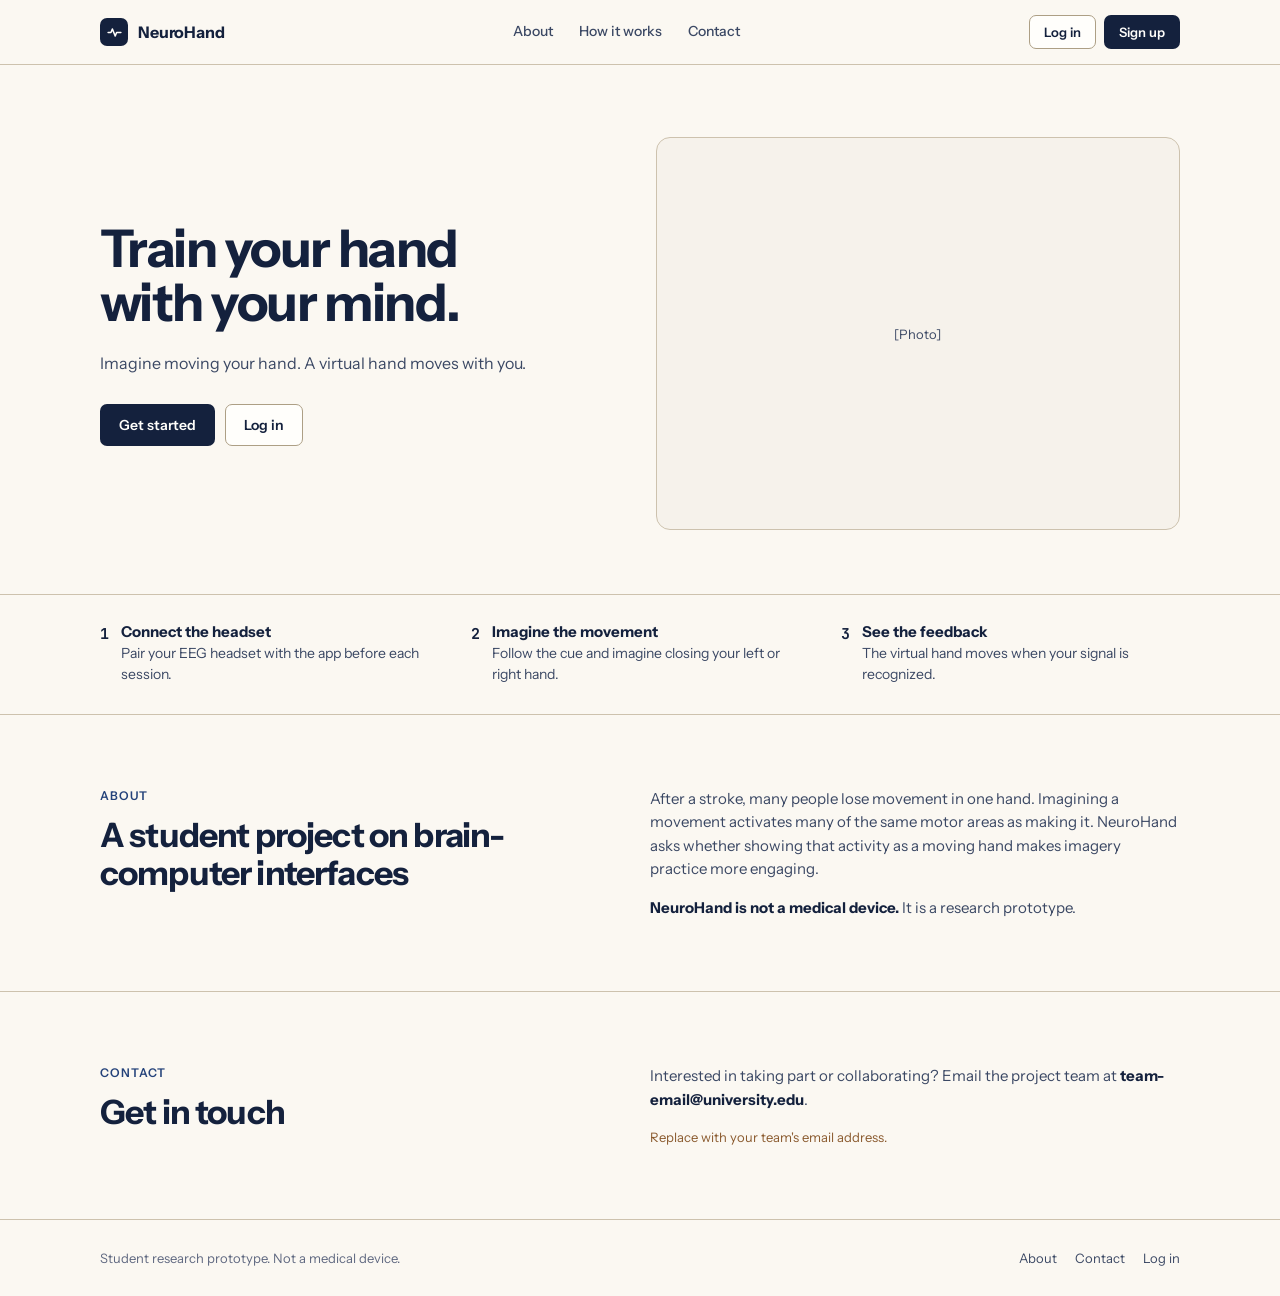
<file: index.html>
<!doctype html>
<html lang="en">
<head>
  <meta charset="utf-8">
  <meta name="viewport" content="width=device-width, initial-scale=1, viewport-fit=cover">
  <title>NeuroHand</title>
  <script>try{var d=document.documentElement,t=localStorage.getItem("nh.theme");if(localStorage.getItem("nh.themev")!=="2"){t="navy";localStorage.setItem("nh.theme",t);localStorage.setItem("nh.themev","2")}if(t!=="system"&&!/^(light|dark|navy|sunflower|peach)$/.test(t))t="navy";if(t!=="system")d.setAttribute("data-nh-theme",t);if(localStorage.getItem("nh.textsize")==="large")d.classList.add("large-text");if(localStorage.getItem("nh.lang")==="th"){d.lang="th";d.classList.add("nh-i18n-wait");setTimeout(function(){d.classList.remove("nh-i18n-wait")},1500);var l=document.createElement("link");l.rel="stylesheet";l.href="https://fonts.googleapis.com/css2?family=IBM+Plex+Sans+Thai:wght@400;500;600;700&display=swap";document.head.appendChild(l)}}catch(e){}</script>
  <link rel="preconnect" href="https://fonts.googleapis.com">
  <link rel="preconnect" href="https://fonts.gstatic.com" crossorigin>
  <link rel="stylesheet" href="https://fonts.googleapis.com/css2?family=Instrument+Sans:wght@400;500;600;700&family=JetBrains+Mono:wght@400;500;600&display=swap">
  <link rel="stylesheet" href="css/style.css?v=20261106b">
</head>
<body>
<header class="site-header"><div class="wrap header-row">
    <a class="logo" href="index.html"><span class="logo-mark"><svg class="icon" viewBox="0 0 24 24" aria-hidden="true"><path d="M3 12h4l2-5 4 10 2-5h6"/></svg></span>NeuroHand</a>
    <nav class="site-nav" id="site-nav" aria-label="Main"><a href="#about">About</a><a href="#how">How it works</a><a href="#contact">Contact</a></nav>
    <div class="header-actions"><a class="btn btn-ghost btn-sm" href="login.html">Log in</a><a class="btn btn-primary btn-sm" href="login.html?mode=signup">Sign up</a></div>
    <button class="icon-btn menu-btn" data-toggle="site-nav" aria-label="Menu" aria-expanded="false" aria-controls="site-nav"><svg class="icon" viewBox="0 0 24 24" aria-hidden="true"><path d="M3 6h18M3 12h18M3 18h18"/></svg></button>
  </div></header>

  <main id="main">
    <section class="hero"><div class="wrap hero-grid">
      <div>
        <h1>Train your hand with your mind.</h1>
        <p class="lede">Imagine moving your hand. A virtual hand moves with you.</p>
        <div class="hero-actions"><a class="btn btn-primary" href="login.html?mode=signup">Get started</a><a class="btn btn-ghost" href="login.html">Log in</a></div>
      </div>
      <figure style="margin:0">
        <!-- Replace this box with: <img src="images/session.jpg" alt="Participant wearing the EEG headset during a training session"> -->
        <div class="photo-slot">[Photo]</div>
      </figure>
    </div></section>

    <div class="steps-band" id="how"><div class="wrap steps">
      <div class="step"><span class="n">1</span><div><h3>Connect the headset</h3><p>Pair your EEG headset with the app before each session.</p></div></div>
      <div class="step"><span class="n">2</span><div><h3>Imagine the movement</h3><p>Follow the cue and imagine closing your left or right hand.</p></div></div>
      <div class="step"><span class="n">3</span><div><h3>See the feedback</h3><p>The virtual hand moves when your signal is recognized.</p></div></div>
    </div></div>

    <section class="section" id="about"><div class="wrap two-col">
      <div><p class="eyebrow">About</p><h2>A student project on brain-computer interfaces</h2></div>
      <div class="prose"><p>After a stroke, many people lose movement in one hand. Imagining a movement activates many of the same motor areas as making it. NeuroHand asks whether showing that activity as a moving hand makes imagery practice more engaging.</p>
        <p><strong>NeuroHand is not a medical device.</strong> It is a research prototype.</p></div>
    </div></section>

    <section class="section" id="contact"><div class="wrap two-col">
      <div><p class="eyebrow">Contact</p><h2>Get in touch</h2></div>
      <div class="prose"><p>Interested in taking part or collaborating? Email the project team at <strong>team-email@university.edu</strong>.</p>
        <p class="note">Replace with your team's email address.</p></div>
    </div></section>
  </main>

  <footer class="site-footer"><div class="wrap footer-row">
    <span>Student research prototype. Not a medical device.</span>
    <nav aria-label="Footer"><a href="#about">About</a><a href="#contact">Contact</a><a href="login.html">Log in</a></nav>
  </div></footer>
  <script src="js/main.js?v=20261106b"></script>
  <script src="js/i18n.js?v=20261106b"></script>
</body>
</html>
</file>
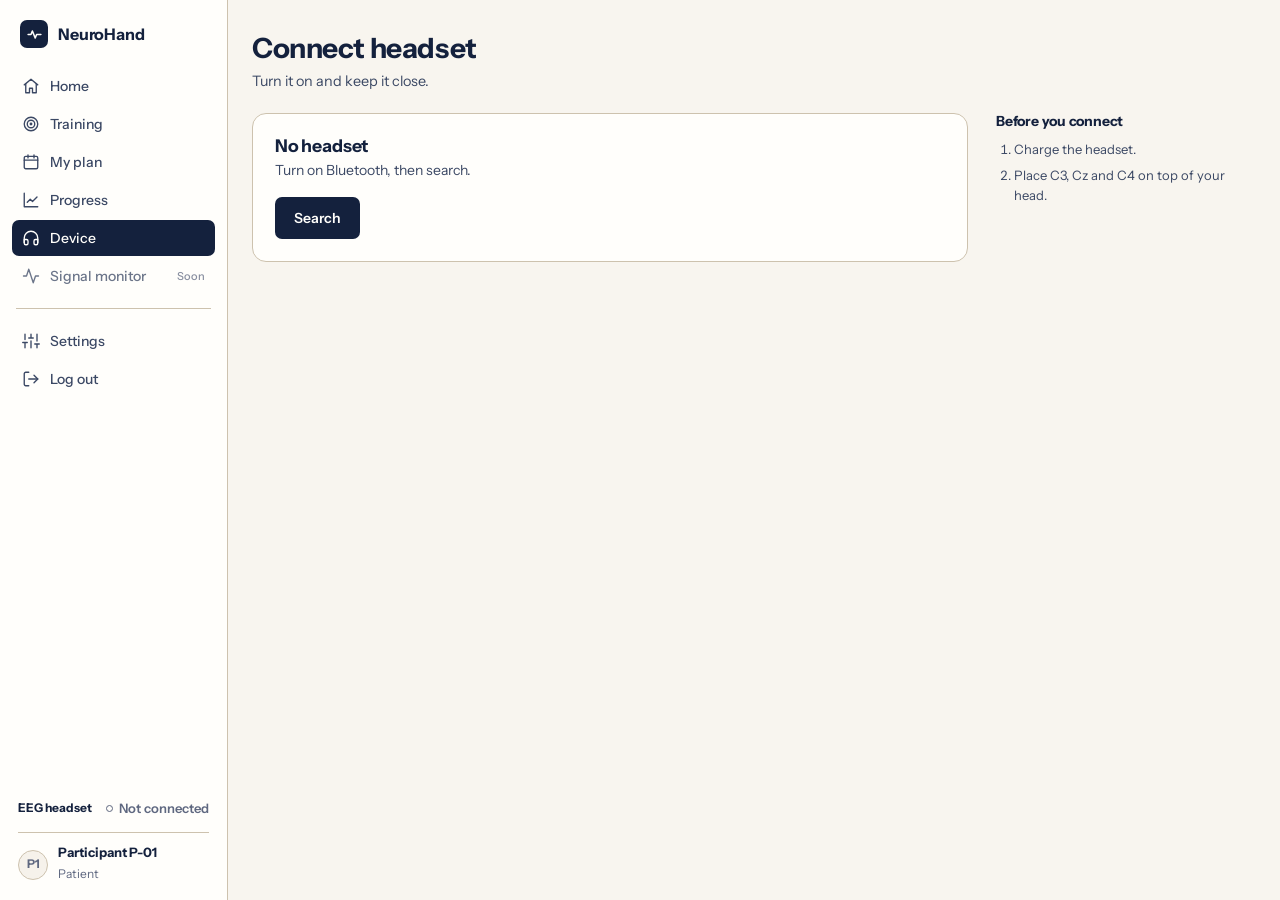
<file: device.html>
<!doctype html>
<html lang="en">
<head>
  <meta charset="utf-8">
  <meta name="viewport" content="width=device-width, initial-scale=1, viewport-fit=cover">
  <title>Device · NeuroHand</title>
  <script>try{var d=document.documentElement,t=localStorage.getItem("nh.theme");if(localStorage.getItem("nh.themev")!=="2"){t="navy";localStorage.setItem("nh.theme",t);localStorage.setItem("nh.themev","2")}if(t!=="system"&&!/^(light|dark|navy|sunflower|peach)$/.test(t))t="navy";if(t!=="system")d.setAttribute("data-nh-theme",t);if(localStorage.getItem("nh.textsize")==="large")d.classList.add("large-text");if(localStorage.getItem("nh.lang")==="th"){d.lang="th";d.classList.add("nh-i18n-wait");setTimeout(function(){d.classList.remove("nh-i18n-wait")},1500);var l=document.createElement("link");l.rel="stylesheet";l.href="https://fonts.googleapis.com/css2?family=IBM+Plex+Sans+Thai:wght@400;500;600;700&display=swap";document.head.appendChild(l)}}catch(e){}</script>
  <link rel="preconnect" href="https://fonts.googleapis.com">
  <link rel="preconnect" href="https://fonts.gstatic.com" crossorigin>
  <link rel="stylesheet" href="https://fonts.googleapis.com/css2?family=Instrument+Sans:wght@400;500;600;700&family=JetBrains+Mono:wght@400;500;600&display=swap">
  <link rel="stylesheet" href="css/style.css?v=20261106b">
</head>
<body class="in-app">
  <div class="app" id="app-shell">
    <aside class="sidebar" id="sidebar" aria-label="App navigation">
      <a class="logo" href="home.html"><span class="logo-mark"><svg class="icon" viewBox="0 0 24 24" aria-hidden="true"><path d="M3 12h4l2-5 4 10 2-5h6"/></svg></span>NeuroHand</a>
      <nav class="side-nav">
        <a href="home.html"><svg class="icon" viewBox="0 0 24 24" aria-hidden="true"><path d="M3 10.5 12 3l9 7.5"/><path d="M5 9.5V21h5v-6h4v6h5V9.5"/></svg>Home</a><a href="training.html"><svg class="icon" viewBox="0 0 24 24" aria-hidden="true"><circle cx="12" cy="12" r="9"/><circle cx="12" cy="12" r="5"/><circle cx="12" cy="12" r="1"/></svg>Training</a><a href="plan.html"><svg class="icon" viewBox="0 0 24 24" aria-hidden="true"><rect x="3" y="4.5" width="18" height="16.5" rx="2"/><path d="M3 9.5h18M8 2.5v4M16 2.5v4"/></svg>My plan</a><a href="progress.html"><svg class="icon" viewBox="0 0 24 24" aria-hidden="true"><path d="M3 3v18h18"/><path d="m7 15 4-4 3 3 6-6"/></svg>Progress</a><a href="device.html" aria-current="page"><svg class="icon" viewBox="0 0 24 24" aria-hidden="true"><path d="M3 18v-6a9 9 0 0 1 18 0v6"/><path d="M21 19a2 2 0 0 1-2 2h-1a2 2 0 0 1-2-2v-3a2 2 0 0 1 2-2h3zM3 19a2 2 0 0 0 2 2h1a2 2 0 0 0 2-2v-3a2 2 0 0 0-2-2H3z"/></svg>Device</a><a class="is-soon" aria-disabled="true"><svg class="icon" viewBox="0 0 24 24" aria-hidden="true"><path d="M22 12h-4l-3 9L9 3l-3 9H2"/></svg>Signal monitor<span class="soon">Soon</span></a>
      </nav>
      <div class="side-sep"></div>
      <nav class="side-nav">
        <a href="settings.html"><svg class="icon" viewBox="0 0 24 24" aria-hidden="true"><path d="M4 21v-7M4 10V3M12 21v-9M12 8V3M20 21v-5M20 12V3M1 14h6M9 8h6M17 16h6"/></svg>Settings</a>
        <a href="index.html"><svg class="icon" viewBox="0 0 24 24" aria-hidden="true"><path d="M9 21H5a2 2 0 0 1-2-2V5a2 2 0 0 1 2-2h4"/><path d="m16 17 5-5-5-5"/><path d="M21 12H9"/></svg>Log out</a>
      </nav>
      <div class="side-foot">
        <div class="side-device">
            <div class="row"><strong>EEG headset</strong><span class="status off"><span class="dot"></span>Not connected</span></div>
        </div>
        <div class="user-chip"><span class="avatar">P1</span><div><strong>Participant P-01</strong><span>Patient</span></div></div>
      </div>
    </aside>
    <div class="app-col">
      <div class="app-top"><button class="icon-btn" id="app-menu" aria-label="Open navigation"><svg class="icon" viewBox="0 0 24 24" aria-hidden="true"><path d="M3 6h18M3 12h18M3 18h18"/></svg></button><a class="logo" href="home.html"><span class="logo-mark"><svg class="icon" viewBox="0 0 24 24" aria-hidden="true"><path d="M3 12h4l2-5 4 10 2-5h6"/></svg></span>NeuroHand</a><span class="status off"><span class="dot"></span>No headset</span></div>
      <main class="main" id="main"><div class="main-inner">
        <div class="page-title"><div><h1>Connect headset</h1><p>Turn it on and keep it close.</p></div></div>
        <div class="grid-side">
          <div class="card" id="device-card">
            <div id="state-empty">
              <h2>No headset</h2>
              <p class="desc">Turn on Bluetooth, then search.</p>
              <p style="margin-top:16px"><button class="btn btn-primary" id="search-btn">Search</button></p>
            </div>
            <div id="state-searching" hidden>
              <h2><span class="spinner"></span>&nbsp; Searching&#8230;</h2>
            </div>
            <div id="state-found" hidden>
              <h2>1 device found</h2>
              <div class="device-list">
                <div class="device-row"><span class="logo-mark"><svg class="icon" viewBox="0 0 24 24" aria-hidden="true"><path d="M3 18v-6a9 9 0 0 1 18 0v6"/><path d="M21 19a2 2 0 0 1-2 2h-1a2 2 0 0 1-2-2v-3a2 2 0 0 1 2-2h3zM3 19a2 2 0 0 0 2 2h1a2 2 0 0 0 2-2v-3a2 2 0 0 0-2-2H3z"/></svg></span>
                  <div class="info"><strong>NeuroHand EEG headset</strong><span>Simulated</span></div>
                  <a class="btn btn-primary btn-sm" href="home.html">Connect</a></div>
              </div>
            </div>
          </div>
          <aside class="side-help"><h3>Before you connect</h3><ol>
            <li>Charge the headset.</li>
            <li>Place C3, Cz and C4 on top of your head.</li></ol>
          </aside>
        </div>
      </div></main>
    </div>
  </div>
  <script src="js/assistant.js?v=20261106b"></script>
  <script src="js/main.js?v=20261106b"></script>
  <script src="js/i18n.js?v=20261106b"></script>
</body>
</html>
</file>
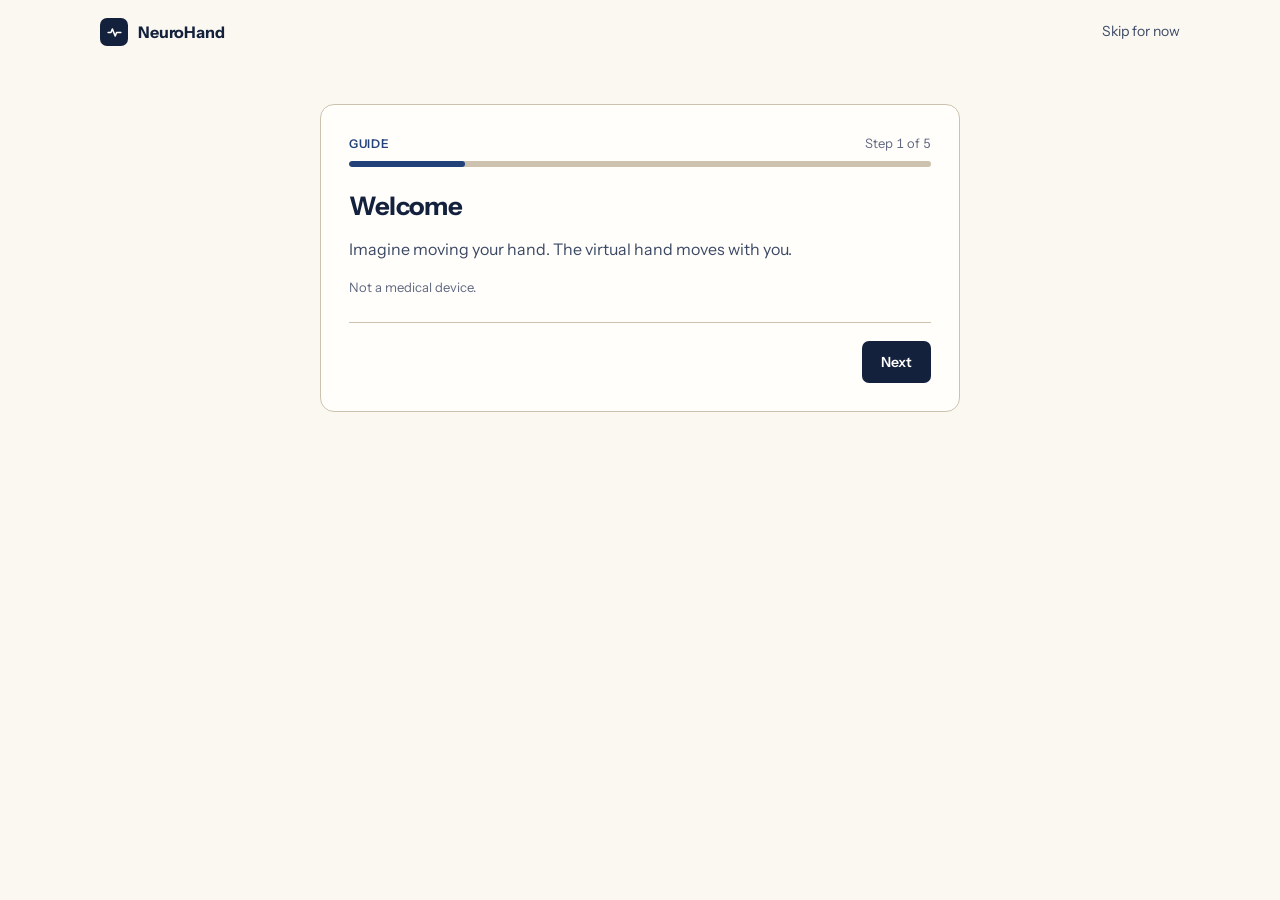
<file: guide.html>
<!doctype html>
<html lang="en">
<head>
  <meta charset="utf-8">
  <meta name="viewport" content="width=device-width, initial-scale=1, viewport-fit=cover">
  <title>Beginner guide · NeuroHand</title>
  <script>try{var d=document.documentElement,t=localStorage.getItem("nh.theme");if(localStorage.getItem("nh.themev")!=="2"){t="navy";localStorage.setItem("nh.theme",t);localStorage.setItem("nh.themev","2")}if(t!=="system"&&!/^(light|dark|navy|sunflower|peach)$/.test(t))t="navy";if(t!=="system")d.setAttribute("data-nh-theme",t);if(localStorage.getItem("nh.textsize")==="large")d.classList.add("large-text");if(localStorage.getItem("nh.lang")==="th"){d.lang="th";d.classList.add("nh-i18n-wait");setTimeout(function(){d.classList.remove("nh-i18n-wait")},1500);var l=document.createElement("link");l.rel="stylesheet";l.href="https://fonts.googleapis.com/css2?family=IBM+Plex+Sans+Thai:wght@400;500;600;700&display=swap";document.head.appendChild(l)}}catch(e){}</script>
  <link rel="preconnect" href="https://fonts.googleapis.com">
  <link rel="preconnect" href="https://fonts.gstatic.com" crossorigin>
  <link rel="stylesheet" href="https://fonts.googleapis.com/css2?family=Instrument+Sans:wght@400;500;600;700&family=JetBrains+Mono:wght@400;500;600&display=swap">
  <link rel="stylesheet" href="css/style.css?v=20261106b">
</head>
<body>
  <div class="auth-page">
    <div class="wrap auth-top"><a class="logo" href="index.html"><span class="logo-mark"><svg class="icon" viewBox="0 0 24 24" aria-hidden="true"><path d="M3 12h4l2-5 4 10 2-5h6"/></svg></span>NeuroHand</a><a class="back" href="home.html">Skip for now</a></div>
    <main class="auth-main wrap" id="main">
      <div class="guide-card" id="guide">
        <div class="g-progress"><div class="g-top"><span class="eyebrow-sm" style="margin:0">Guide</span><span class="subtle tnum" id="g-count" aria-live="polite">Step 1 of 5</span></div><div class="meter"><i id="g-bar" style="width:16%"></i></div></div>

        <section class="g-step" data-step="welcome">
          <h1>Welcome</h1>
          <p class="lede-sm">Imagine moving your hand. The virtual hand moves with you.</p>
          <p class="plan-foot">Not a medical device.</p>
        </section>

        <section class="g-step" data-step="imagery" hidden>
          <h1>Imagine, don&#8217;t move</h1>
          <div class="g-tips">
            <div><h3>Do</h3><ul><li>Feel your fingers squeeze slowly</li><li>Breathe normally</li></ul></div>
            <div><h3>Don&#8217;t</h3><ul><li>Move your real hand</li><li>Hold your breath</li></ul></div>
          </div>
        </section>

        <section class="g-step" data-step="headset" hidden>
          <h1>Put on the headset</h1>
          <div class="g-headset">
            <svg class="g-head" viewBox="0 0 200 220" role="img" aria-label="Top view of the head showing electrodes C3 on the left, Cz on top and C4 on the right">
              <ellipse cx="100" cy="115" rx="78" ry="92" class="hd"/>
              <path d="M90 24 100 8 110 24" class="hd"/>
              <ellipse cx="20" cy="115" rx="8" ry="18" class="hd"/><ellipse cx="180" cy="115" rx="8" ry="18" class="hd"/>
              <line x1="22" y1="115" x2="178" y2="115" class="hl"/>
              <circle cx="58" cy="115" r="13" class="el"/><text x="58" y="119" text-anchor="middle">C3</text>
              <circle cx="100" cy="115" r="13" class="el"/><text x="100" y="119" text-anchor="middle">Cz</text>
              <circle cx="142" cy="115" r="13" class="el"/><text x="142" y="119" text-anchor="middle">C4</text>
              <text x="100" y="40" text-anchor="middle" class="lbl">Front</text>
            </svg>
            <ol class="g-steps">
              <li>Place C3, Cz and C4 on top of your head.</li>
              <li>Check the signal on the <strong>Device</strong> page.</li>
            </ol>
          </div>
        </section>

        <section class="g-step" data-step="data" hidden>
          <h1>Stay safe</h1>
          <ul class="g-points">
            <li>Stop anytime.</li>
            <li>Rest between sets.</li>
            <li>Feel unwell? See a doctor.</li>
          </ul>
          <label class="check consent"><input type="checkbox" id="g-consent"><span>Save my results to build my plan.</span></label>
          <p class="hint" id="g-consent-hint">Tick the box to continue.</p>
        </section>

        <section class="g-step" data-step="practice" hidden>
          <h1>Practice</h1>
          <div class="g-practice">
            <div class="prompt" aria-live="polite"><span class="big" id="pr-cue">Ready when you are</span><span class="small" id="pr-sub">Rest your hands on the table.</span></div>
            <div class="hands">
              <div class="hand-wrap"><svg class="hand" id="pr-left" viewBox="0 0 120 150" aria-hidden="true"><g>
                  <rect class="part finger" x="18" y="38" width="15" height="52" rx="7.5"/><rect class="part finger" x="35" y="20" width="16" height="70" rx="8"/>
                  <rect class="part finger" x="53" y="12" width="16" height="78" rx="8"/><rect class="part finger" x="71" y="20" width="16" height="70" rx="8"/>
                  <g transform="rotate(32 92 118)"><rect class="part thumb" x="86" y="74" width="16" height="46" rx="8"/></g>
                  <rect class="part" x="32" y="126" width="44" height="22" rx="6"/><rect class="part" x="16" y="70" width="76" height="64" rx="20"/></g></svg><span>Left</span></div>
              <div class="hand-wrap"><svg class="hand" id="pr-right" viewBox="0 0 120 150" aria-hidden="true"><g transform="translate(120 0) scale(-1 1)">
                  <rect class="part finger" x="18" y="38" width="15" height="52" rx="7.5"/><rect class="part finger" x="35" y="20" width="16" height="70" rx="8"/>
                  <rect class="part finger" x="53" y="12" width="16" height="78" rx="8"/><rect class="part finger" x="71" y="20" width="16" height="70" rx="8"/>
                  <g transform="rotate(32 92 118)"><rect class="part thumb" x="86" y="74" width="16" height="46" rx="8"/></g>
                  <rect class="part" x="32" y="126" width="44" height="22" rx="6"/><rect class="part" x="16" y="70" width="76" height="64" rx="20"/></g></svg><span>Right</span></div>
            </div>
            <p style="text-align:center"><button class="btn btn-ghost" id="pr-start" type="button">Start practice</button></p>
          </div>
        </section>

        <div class="g-nav"><button class="btn btn-ghost" id="g-back" type="button" hidden>Back</button><button class="btn btn-primary" id="g-next" type="button">Next</button></div>
      </div>
    </main>
  </div>
  <script src="js/assistant.js?v=20261106b"></script>
  <script src="js/main.js?v=20261106b"></script>
  <script src="js/i18n.js?v=20261106b"></script>
</body>
</html>
</file>
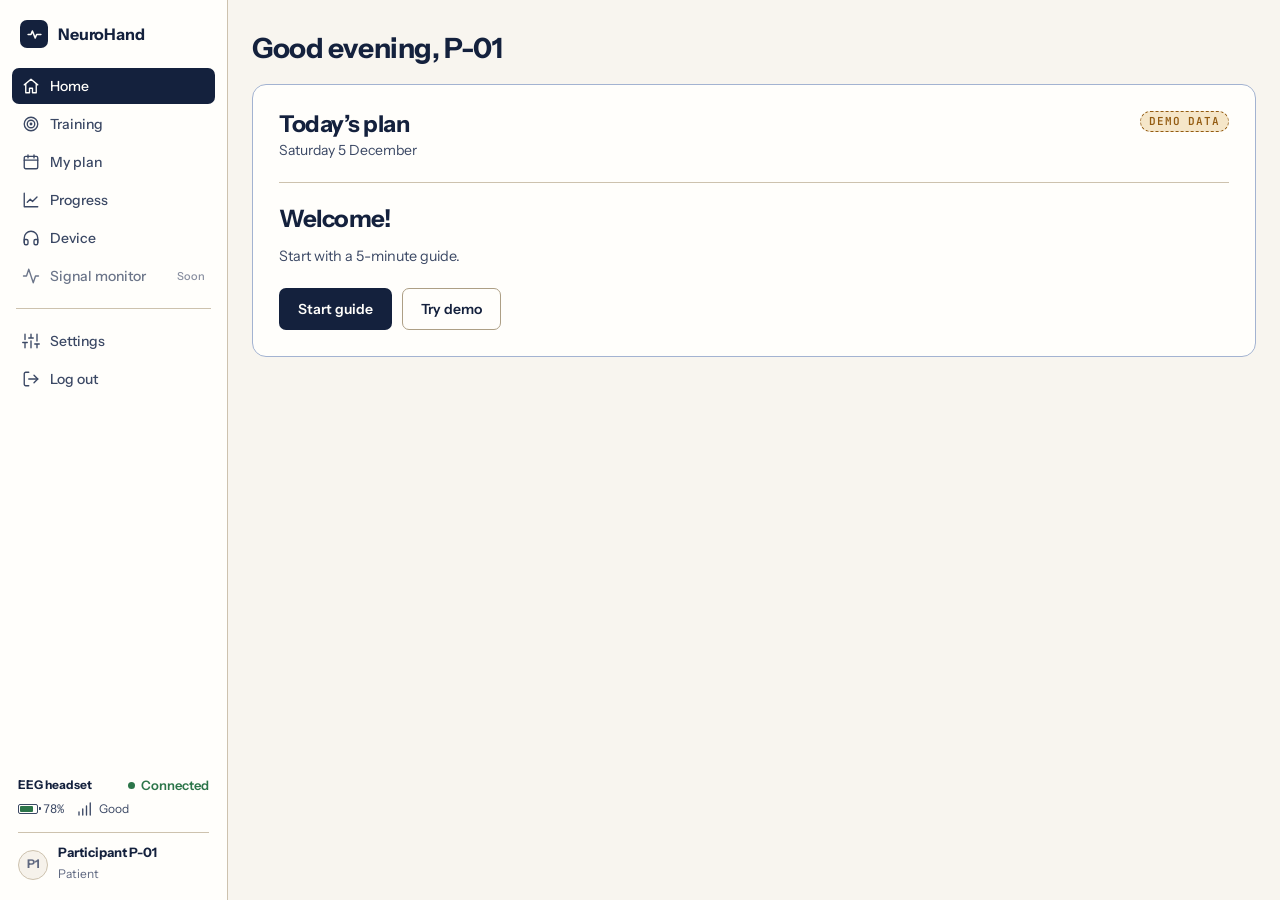
<file: home.html>
<!doctype html>
<html lang="en">
<head>
  <meta charset="utf-8">
  <meta name="viewport" content="width=device-width, initial-scale=1, viewport-fit=cover">
  <title>Home · NeuroHand</title>
  <script>try{var d=document.documentElement,t=localStorage.getItem("nh.theme");if(localStorage.getItem("nh.themev")!=="2"){t="navy";localStorage.setItem("nh.theme",t);localStorage.setItem("nh.themev","2")}if(t!=="system"&&!/^(light|dark|navy|sunflower|peach)$/.test(t))t="navy";if(t!=="system")d.setAttribute("data-nh-theme",t);if(localStorage.getItem("nh.textsize")==="large")d.classList.add("large-text");if(localStorage.getItem("nh.lang")==="th"){d.lang="th";d.classList.add("nh-i18n-wait");setTimeout(function(){d.classList.remove("nh-i18n-wait")},1500);var l=document.createElement("link");l.rel="stylesheet";l.href="https://fonts.googleapis.com/css2?family=IBM+Plex+Sans+Thai:wght@400;500;600;700&display=swap";document.head.appendChild(l)}}catch(e){}</script>
  <link rel="preconnect" href="https://fonts.googleapis.com">
  <link rel="preconnect" href="https://fonts.gstatic.com" crossorigin>
  <link rel="stylesheet" href="https://fonts.googleapis.com/css2?family=Instrument+Sans:wght@400;500;600;700&family=JetBrains+Mono:wght@400;500;600&display=swap">
  <link rel="stylesheet" href="css/style.css?v=20261106b">
</head>
<body class="in-app">
  <div class="app" id="app-shell">
    <aside class="sidebar" id="sidebar" aria-label="App navigation">
      <a class="logo" href="home.html"><span class="logo-mark"><svg class="icon" viewBox="0 0 24 24" aria-hidden="true"><path d="M3 12h4l2-5 4 10 2-5h6"/></svg></span>NeuroHand</a>
      <nav class="side-nav">
        <a href="home.html" aria-current="page"><svg class="icon" viewBox="0 0 24 24" aria-hidden="true"><path d="M3 10.5 12 3l9 7.5"/><path d="M5 9.5V21h5v-6h4v6h5V9.5"/></svg>Home</a><a href="training.html"><svg class="icon" viewBox="0 0 24 24" aria-hidden="true"><circle cx="12" cy="12" r="9"/><circle cx="12" cy="12" r="5"/><circle cx="12" cy="12" r="1"/></svg>Training</a><a href="plan.html"><svg class="icon" viewBox="0 0 24 24" aria-hidden="true"><rect x="3" y="4.5" width="18" height="16.5" rx="2"/><path d="M3 9.5h18M8 2.5v4M16 2.5v4"/></svg>My plan</a><a href="progress.html"><svg class="icon" viewBox="0 0 24 24" aria-hidden="true"><path d="M3 3v18h18"/><path d="m7 15 4-4 3 3 6-6"/></svg>Progress</a><a href="device.html"><svg class="icon" viewBox="0 0 24 24" aria-hidden="true"><path d="M3 18v-6a9 9 0 0 1 18 0v6"/><path d="M21 19a2 2 0 0 1-2 2h-1a2 2 0 0 1-2-2v-3a2 2 0 0 1 2-2h3zM3 19a2 2 0 0 0 2 2h1a2 2 0 0 0 2-2v-3a2 2 0 0 0-2-2H3z"/></svg>Device</a><a class="is-soon" aria-disabled="true"><svg class="icon" viewBox="0 0 24 24" aria-hidden="true"><path d="M22 12h-4l-3 9L9 3l-3 9H2"/></svg>Signal monitor<span class="soon">Soon</span></a>
      </nav>
      <div class="side-sep"></div>
      <nav class="side-nav">
        <a href="settings.html"><svg class="icon" viewBox="0 0 24 24" aria-hidden="true"><path d="M4 21v-7M4 10V3M12 21v-9M12 8V3M20 21v-5M20 12V3M1 14h6M9 8h6M17 16h6"/></svg>Settings</a>
        <a href="index.html"><svg class="icon" viewBox="0 0 24 24" aria-hidden="true"><path d="M9 21H5a2 2 0 0 1-2-2V5a2 2 0 0 1 2-2h4"/><path d="m16 17 5-5-5-5"/><path d="M21 12H9"/></svg>Log out</a>
      </nav>
      <div class="side-foot">
        <div class="side-device">
            <div class="row"><strong>EEG headset</strong><span class="status ok"><span class="dot"></span>Connected</span></div>
            <div class="meta"><span class="battery"><span class="batt"><i style="width:12.5px"></i></span><span class="tnum">78%</span></span><span class="battery"><svg class="icon" viewBox="0 0 24 24" aria-hidden="true"><path d="M4 20v-4M9 20v-8M14 20v-12M19 20V4"/></svg>Good</span></div>
        </div>
        <div class="user-chip"><span class="avatar">P1</span><div><strong>Participant P-01</strong><span>Patient</span></div></div>
      </div>
    </aside>
    <div class="app-col">
      <div class="app-top"><button class="icon-btn" id="app-menu" aria-label="Open navigation"><svg class="icon" viewBox="0 0 24 24" aria-hidden="true"><path d="M3 6h18M3 12h18M3 18h18"/></svg></button><a class="logo" href="home.html"><span class="logo-mark"><svg class="icon" viewBox="0 0 24 24" aria-hidden="true"><path d="M3 12h4l2-5 4 10 2-5h6"/></svg></span>NeuroHand</a><span class="status ok"><span class="dot"></span>Headset</span></div>
      <main class="main" id="main"><div class="main-inner">
        <div class="page-title"><div><h1>Good evening, P-01</h1></div></div>

        <section class="card plan-card" id="today-plan" aria-labelledby="today-title">
          <div class="plan-head">
            <div><h2 id="today-title">Today&#8217;s plan</h2><p class="desc" id="today-date"></p></div>
            <div class="plan-tags"><span class="chip teal" id="level-chip" hidden></span><span class="demo-tag" data-demo>Demo data</span></div>
          </div>

          <fieldset class="checkin" data-checkin id="home-checkin">
            <legend>How do you feel?</legend>
            <div class="checkin-options">
              <label class="role-option"><input type="radio" name="feeling" value="good"><div><strong>Feeling good</strong></div></label>
              <label class="role-option"><input type="radio" name="feeling" value="tired"><div><strong>A little tired</strong></div></label>
              <label class="role-option"><input type="radio" name="feeling" value="uncomfortable"><div><strong>Feeling uncomfortable</strong></div></label>
            </div>
          </fieldset>

          <div class="plan-body">
            <div class="plan-focus" aria-live="polite"><strong id="plan-focus"></strong><p id="plan-summary"></p></div>
            <dl class="plan-stats" id="plan-side">
              <div><dt>Time</dt><dd id="plan-min"></dd></div>
              <div><dt>Sets</dt><dd id="plan-sets"></dd></div>
              <div><dt>Rest</dt><dd id="plan-rest"></dd></div>
            </dl>
          </div>

          <div class="notices" id="plan-notices"></div>

          <div class="plan-actions">
            <a class="btn btn-primary" id="go-guide" href="guide.html" hidden>Start guide</a>
            <button class="btn btn-ghost" id="go-demo" type="button" hidden>Try demo</button>
            <a class="btn btn-primary" id="check-signal" href="device.html" hidden>Check signal</a>
            <button class="btn btn-primary" id="start-today" type="button">Start session</button>
            <a class="btn btn-ghost" id="week-plan-btn" href="plan.html">View plan</a>
            <span class="hint" id="start-hint" hidden>Check in first.</span>
          </div>
          <p class="plan-foot" id="plan-foot">Stop anytime if you feel tired or unwell.</p>
          <details class="why" id="why"><summary>Why this plan?</summary><ul id="why-list"></ul></details>
        </section>

        <section class="card" id="home-lower">
          <div class="card-head" style="margin-bottom:0"><h2>This week</h2><span class="subtle tnum" id="week-count"></span></div>
          <ol class="week compact" id="week-strip" aria-label="This week"></ol>
        </section>
      </div></main>
    </div>
  </div>
  <script src="js/assistant.js?v=20261106b"></script>
  <script src="js/main.js?v=20261106b"></script>
  <script src="js/i18n.js?v=20261106b"></script>
</body>
</html>
</file>
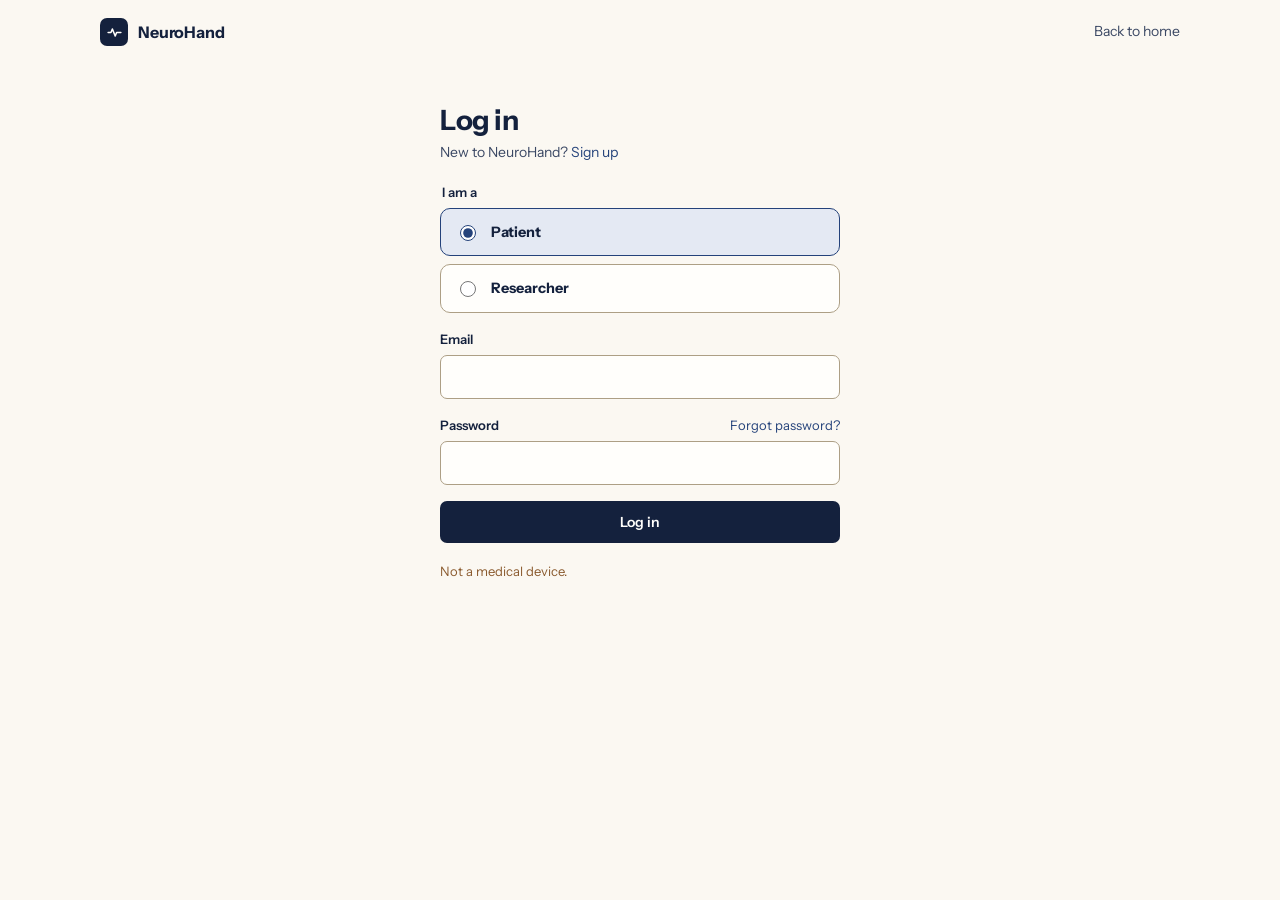
<file: login.html>
<!doctype html>
<html lang="en">
<head>
  <meta charset="utf-8">
  <meta name="viewport" content="width=device-width, initial-scale=1, viewport-fit=cover">
  <title>Log in · NeuroHand</title>
  <script>try{var d=document.documentElement,t=localStorage.getItem("nh.theme");if(localStorage.getItem("nh.themev")!=="2"){t="navy";localStorage.setItem("nh.theme",t);localStorage.setItem("nh.themev","2")}if(t!=="system"&&!/^(light|dark|navy|sunflower|peach)$/.test(t))t="navy";if(t!=="system")d.setAttribute("data-nh-theme",t);if(localStorage.getItem("nh.textsize")==="large")d.classList.add("large-text");if(localStorage.getItem("nh.lang")==="th"){d.lang="th";d.classList.add("nh-i18n-wait");setTimeout(function(){d.classList.remove("nh-i18n-wait")},1500);var l=document.createElement("link");l.rel="stylesheet";l.href="https://fonts.googleapis.com/css2?family=IBM+Plex+Sans+Thai:wght@400;500;600;700&display=swap";document.head.appendChild(l)}}catch(e){}</script>
  <link rel="preconnect" href="https://fonts.googleapis.com">
  <link rel="preconnect" href="https://fonts.gstatic.com" crossorigin>
  <link rel="stylesheet" href="https://fonts.googleapis.com/css2?family=Instrument+Sans:wght@400;500;600;700&family=JetBrains+Mono:wght@400;500;600&display=swap">
  <link rel="stylesheet" href="css/style.css?v=20261106b">
</head>
<body>
  <div class="auth-page">
    <div class="wrap auth-top"><a class="logo" href="index.html"><span class="logo-mark"><svg class="icon" viewBox="0 0 24 24" aria-hidden="true"><path d="M3 12h4l2-5 4 10 2-5h6"/></svg></span>NeuroHand</a><a class="back" href="index.html">Back to home</a></div>
    <main class="auth-main wrap" id="main">
      <div class="auth-card">
        <div><h1 id="auth-title">Log in</h1><p class="sub" id="auth-switch">New to NeuroHand? <a href="login.html?mode=signup">Sign up</a></p></div>
        <form id="login-form" novalidate>
          <fieldset style="border:0;padding:0;margin:0" class="field"><legend class="label" style="margin-bottom:6px">I am a</legend>
            <div class="role-options">
              <label class="role-option"><input type="radio" name="role" value="patient" checked><div><strong>Patient</strong></div></label>
              <label class="role-option"><input type="radio" name="role" value="researcher"><div><strong>Researcher</strong></div></label>
            </div>
          </fieldset>
          <div class="field" id="name-field" hidden><label for="name">Full name</label><input class="input" id="name" autocomplete="name"></div>
          <div class="field"><label for="email">Email</label><input class="input" id="email" type="email" autocomplete="email" required></div>
          <div class="field"><div class="field-row"><label for="password">Password</label><a href="#" id="forgot" style="font-size:.8125rem">Forgot password?</a></div>
            <input class="input" id="password" type="password" autocomplete="current-password" required></div>
          <p class="error-text" id="form-error" hidden></p>
          <button class="btn btn-primary btn-block" type="submit" id="submit">Log in</button>
        </form>
        <p class="note">Not a medical device.</p>
      </div>
    </main>
  </div>
  <script src="js/main.js?v=20261106b"></script>
  <script src="js/i18n.js?v=20261106b"></script>
</body>
</html>
</file>
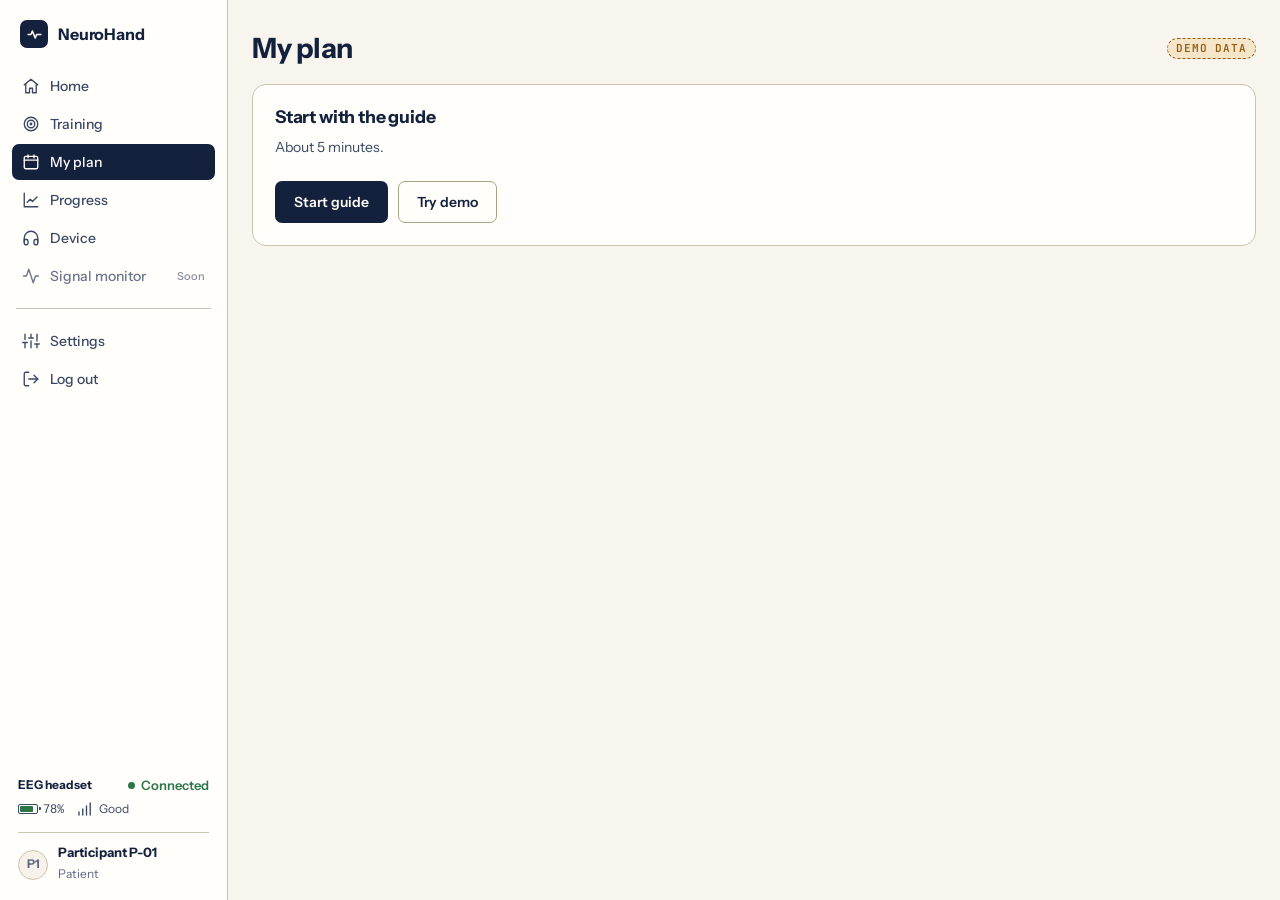
<file: plan.html>
<!doctype html>
<html lang="en">
<head>
  <meta charset="utf-8">
  <meta name="viewport" content="width=device-width, initial-scale=1, viewport-fit=cover">
  <title>My plan · NeuroHand</title>
  <script>try{var d=document.documentElement,t=localStorage.getItem("nh.theme");if(localStorage.getItem("nh.themev")!=="2"){t="navy";localStorage.setItem("nh.theme",t);localStorage.setItem("nh.themev","2")}if(t!=="system"&&!/^(light|dark|navy|sunflower|peach)$/.test(t))t="navy";if(t!=="system")d.setAttribute("data-nh-theme",t);if(localStorage.getItem("nh.textsize")==="large")d.classList.add("large-text");if(localStorage.getItem("nh.lang")==="th"){d.lang="th";d.classList.add("nh-i18n-wait");setTimeout(function(){d.classList.remove("nh-i18n-wait")},1500);var l=document.createElement("link");l.rel="stylesheet";l.href="https://fonts.googleapis.com/css2?family=IBM+Plex+Sans+Thai:wght@400;500;600;700&display=swap";document.head.appendChild(l)}}catch(e){}</script>
  <link rel="preconnect" href="https://fonts.googleapis.com">
  <link rel="preconnect" href="https://fonts.gstatic.com" crossorigin>
  <link rel="stylesheet" href="https://fonts.googleapis.com/css2?family=Instrument+Sans:wght@400;500;600;700&family=JetBrains+Mono:wght@400;500;600&display=swap">
  <link rel="stylesheet" href="css/style.css?v=20261106b">
</head>
<body class="in-app">
  <div class="app" id="app-shell">
    <aside class="sidebar" id="sidebar" aria-label="App navigation">
      <a class="logo" href="home.html"><span class="logo-mark"><svg class="icon" viewBox="0 0 24 24" aria-hidden="true"><path d="M3 12h4l2-5 4 10 2-5h6"/></svg></span>NeuroHand</a>
      <nav class="side-nav">
        <a href="home.html"><svg class="icon" viewBox="0 0 24 24" aria-hidden="true"><path d="M3 10.5 12 3l9 7.5"/><path d="M5 9.5V21h5v-6h4v6h5V9.5"/></svg>Home</a><a href="training.html"><svg class="icon" viewBox="0 0 24 24" aria-hidden="true"><circle cx="12" cy="12" r="9"/><circle cx="12" cy="12" r="5"/><circle cx="12" cy="12" r="1"/></svg>Training</a><a href="plan.html" aria-current="page"><svg class="icon" viewBox="0 0 24 24" aria-hidden="true"><rect x="3" y="4.5" width="18" height="16.5" rx="2"/><path d="M3 9.5h18M8 2.5v4M16 2.5v4"/></svg>My plan</a><a href="progress.html"><svg class="icon" viewBox="0 0 24 24" aria-hidden="true"><path d="M3 3v18h18"/><path d="m7 15 4-4 3 3 6-6"/></svg>Progress</a><a href="device.html"><svg class="icon" viewBox="0 0 24 24" aria-hidden="true"><path d="M3 18v-6a9 9 0 0 1 18 0v6"/><path d="M21 19a2 2 0 0 1-2 2h-1a2 2 0 0 1-2-2v-3a2 2 0 0 1 2-2h3zM3 19a2 2 0 0 0 2 2h1a2 2 0 0 0 2-2v-3a2 2 0 0 0-2-2H3z"/></svg>Device</a><a class="is-soon" aria-disabled="true"><svg class="icon" viewBox="0 0 24 24" aria-hidden="true"><path d="M22 12h-4l-3 9L9 3l-3 9H2"/></svg>Signal monitor<span class="soon">Soon</span></a>
      </nav>
      <div class="side-sep"></div>
      <nav class="side-nav">
        <a href="settings.html"><svg class="icon" viewBox="0 0 24 24" aria-hidden="true"><path d="M4 21v-7M4 10V3M12 21v-9M12 8V3M20 21v-5M20 12V3M1 14h6M9 8h6M17 16h6"/></svg>Settings</a>
        <a href="index.html"><svg class="icon" viewBox="0 0 24 24" aria-hidden="true"><path d="M9 21H5a2 2 0 0 1-2-2V5a2 2 0 0 1 2-2h4"/><path d="m16 17 5-5-5-5"/><path d="M21 12H9"/></svg>Log out</a>
      </nav>
      <div class="side-foot">
        <div class="side-device">
            <div class="row"><strong>EEG headset</strong><span class="status ok"><span class="dot"></span>Connected</span></div>
            <div class="meta"><span class="battery"><span class="batt"><i style="width:12.5px"></i></span><span class="tnum">78%</span></span><span class="battery"><svg class="icon" viewBox="0 0 24 24" aria-hidden="true"><path d="M4 20v-4M9 20v-8M14 20v-12M19 20V4"/></svg>Good</span></div>
        </div>
        <div class="user-chip"><span class="avatar">P1</span><div><strong>Participant P-01</strong><span>Patient</span></div></div>
      </div>
    </aside>
    <div class="app-col">
      <div class="app-top"><button class="icon-btn" id="app-menu" aria-label="Open navigation"><svg class="icon" viewBox="0 0 24 24" aria-hidden="true"><path d="M3 6h18M3 12h18M3 18h18"/></svg></button><a class="logo" href="home.html"><span class="logo-mark"><svg class="icon" viewBox="0 0 24 24" aria-hidden="true"><path d="M3 12h4l2-5 4 10 2-5h6"/></svg></span>NeuroHand</a><span class="status ok"><span class="dot"></span>Headset</span></div>
      <main class="main" id="main"><div class="main-inner">
        <div class="page-title"><div><h1>My plan</h1></div><span class="demo-tag" data-demo>Demo data</span></div>

        <div class="card empty-state" id="plan-empty" hidden>
          <h2>Start with the guide</h2>
          <p class="desc">About 5 minutes.</p>
          <div class="plan-actions" style="margin-top:16px"><a class="btn btn-primary" href="guide.html">Start guide</a><button class="btn btn-ghost" id="plan-demo" type="button">Try demo</button></div>
        </div>

        <div class="stack" id="plan-main">
          <section class="card level-card" aria-labelledby="level-name">
            <div class="card-head"><div><p class="eyebrow-sm">Level</p><h2 id="level-name"></h2></div></div>
            <div id="level-track"></div>
            <div class="level-grid">
              <dl class="plan-stats" id="level-facts"></dl>
              <div><h3 id="next-title"></h3><ul class="next-list" id="next-list"></ul></div>
            </div>
          </section>

          <div class="card">
            <div class="card-head"><h2>Week</h2>
              <div class="head-actions"><button class="icon-btn" id="week-prev" aria-label="Previous week"><svg class="icon" viewBox="0 0 24 24" aria-hidden="true"><path d="m15 6-6 6 6 6"/></svg></button><span class="week-range tnum" id="week-range" aria-live="polite"></span><button class="icon-btn" id="week-next" aria-label="Next week"><svg class="icon" viewBox="0 0 24 24" aria-hidden="true"><path d="m9 6 6 6-6 6"/></svg></button><button class="btn btn-ghost btn-sm" id="week-this">This week</button></div></div>
            <p class="hint" style="margin:-6px 0 12px">Tap a day for details.</p>
            <ol class="week" id="week" aria-label="Training calendar"></ol>
            <div class="day-detail" id="day-detail" aria-live="polite"></div>
          </div>

          <div class="grid-main">
            <div class="card">
              <div class="card-head"><h2>Results</h2><a href="progress.html" style="font-weight:600;font-size:.875rem">See all</a></div>
              <div class="stats compact three" id="analysis-stats"></div>
              <ul class="insights" id="analysis-list"></ul>
            </div>
            <aside class="stack">
              <div class="card side-help"><h3>Safety limits</h3>
                <ul class="limits" id="limits"></ul>
                <p class="plan-foot" style="margin-top:12px">Not medical advice.</p>
              </div>
              <div class="card side-help"><h3>Your data</h3>
                <div class="plan-actions"><button class="btn btn-danger btn-sm" type="button" id="data-delete">Delete my data</button></div>
                <div class="confirm" id="data-confirm" hidden style="margin-top:12px"><span class="desc" style="margin:0">Delete everything?</span><button class="btn btn-danger btn-sm" type="button" id="data-yes">Delete</button><button class="btn btn-ghost btn-sm" type="button" id="data-no">Cancel</button></div>
              </div>
              <div class="card side-help" data-demo><h3>Demo controls</h3>
                
                <div class="field"><label for="demo-c4">C4 signal quality</label><select class="input" id="demo-c4"><option value="good">Good</option><option value="fair">Fair</option><option value="poor">Poor</option></select></div>
                <div class="plan-actions" style="margin-top:12px"><button class="btn btn-ghost btn-sm" type="button" id="demo-load">Load demo history</button><button class="btn btn-ghost btn-sm" type="button" id="demo-checkin">Reset today&#8217;s check-in</button><span class="saved-msg" id="demo-saved" role="status" hidden>Updated</span></div>
              </div>
            </aside>
          </div>
        </div>
      </div></main>
    </div>
  </div>
  <script src="js/assistant.js?v=20261106b"></script>
  <script src="js/main.js?v=20261106b"></script>
  <script src="js/i18n.js?v=20261106b"></script>
</body>
</html>
</file>
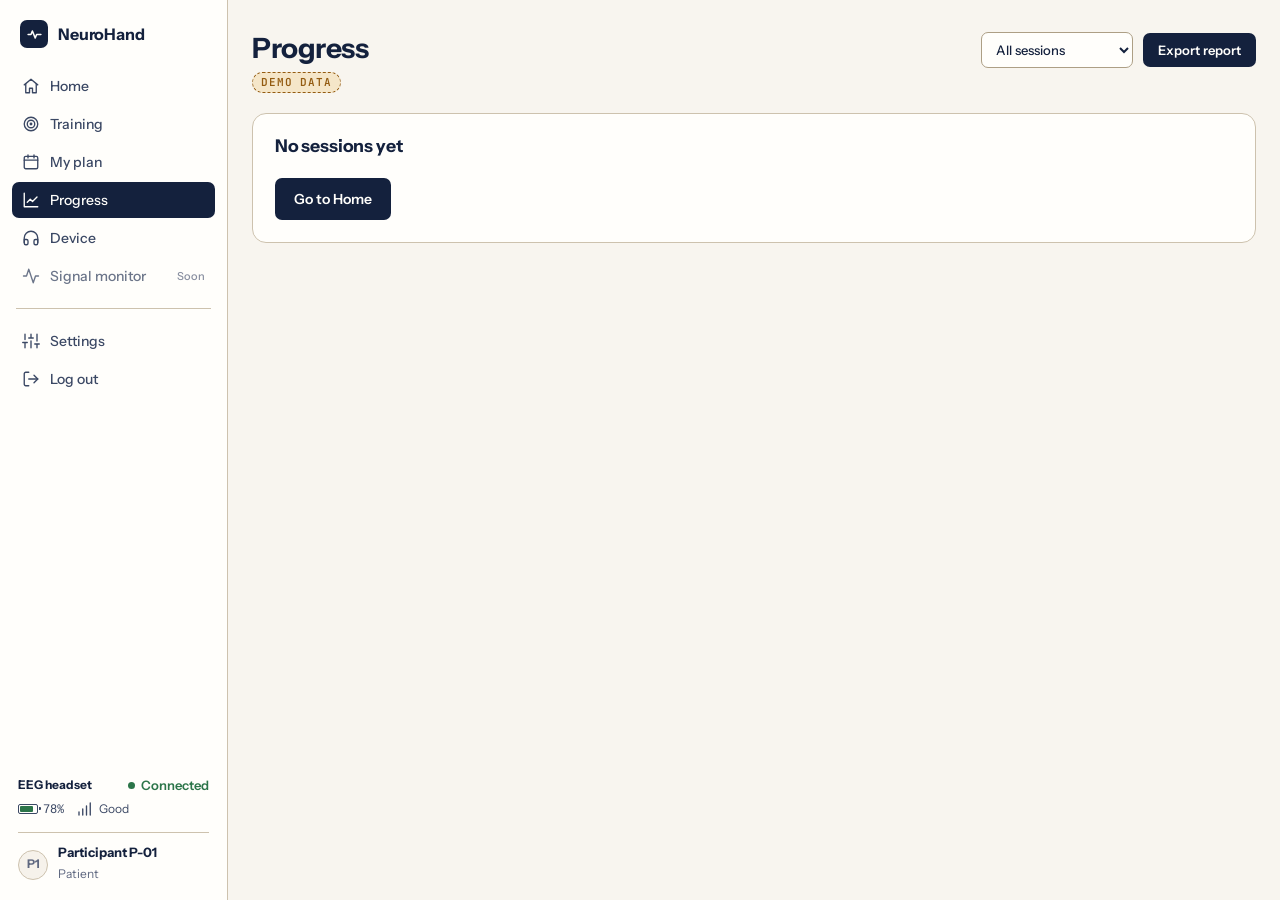
<file: progress.html>
<!doctype html>
<html lang="en">
<head>
  <meta charset="utf-8">
  <meta name="viewport" content="width=device-width, initial-scale=1, viewport-fit=cover">
  <title>Progress · NeuroHand</title>
  <script>try{var d=document.documentElement,t=localStorage.getItem("nh.theme");if(localStorage.getItem("nh.themev")!=="2"){t="navy";localStorage.setItem("nh.theme",t);localStorage.setItem("nh.themev","2")}if(t!=="system"&&!/^(light|dark|navy|sunflower|peach)$/.test(t))t="navy";if(t!=="system")d.setAttribute("data-nh-theme",t);if(localStorage.getItem("nh.textsize")==="large")d.classList.add("large-text");if(localStorage.getItem("nh.lang")==="th"){d.lang="th";d.classList.add("nh-i18n-wait");setTimeout(function(){d.classList.remove("nh-i18n-wait")},1500);var l=document.createElement("link");l.rel="stylesheet";l.href="https://fonts.googleapis.com/css2?family=IBM+Plex+Sans+Thai:wght@400;500;600;700&display=swap";document.head.appendChild(l)}}catch(e){}</script>
  <link rel="preconnect" href="https://fonts.googleapis.com">
  <link rel="preconnect" href="https://fonts.gstatic.com" crossorigin>
  <link rel="stylesheet" href="https://fonts.googleapis.com/css2?family=Instrument+Sans:wght@400;500;600;700&family=JetBrains+Mono:wght@400;500;600&display=swap">
  <link rel="stylesheet" href="css/style.css?v=20261106b">
</head>
<body class="in-app">
  <div class="app" id="app-shell">
    <aside class="sidebar" id="sidebar" aria-label="App navigation">
      <a class="logo" href="home.html"><span class="logo-mark"><svg class="icon" viewBox="0 0 24 24" aria-hidden="true"><path d="M3 12h4l2-5 4 10 2-5h6"/></svg></span>NeuroHand</a>
      <nav class="side-nav">
        <a href="home.html"><svg class="icon" viewBox="0 0 24 24" aria-hidden="true"><path d="M3 10.5 12 3l9 7.5"/><path d="M5 9.5V21h5v-6h4v6h5V9.5"/></svg>Home</a><a href="training.html"><svg class="icon" viewBox="0 0 24 24" aria-hidden="true"><circle cx="12" cy="12" r="9"/><circle cx="12" cy="12" r="5"/><circle cx="12" cy="12" r="1"/></svg>Training</a><a href="plan.html"><svg class="icon" viewBox="0 0 24 24" aria-hidden="true"><rect x="3" y="4.5" width="18" height="16.5" rx="2"/><path d="M3 9.5h18M8 2.5v4M16 2.5v4"/></svg>My plan</a><a href="progress.html" aria-current="page"><svg class="icon" viewBox="0 0 24 24" aria-hidden="true"><path d="M3 3v18h18"/><path d="m7 15 4-4 3 3 6-6"/></svg>Progress</a><a href="device.html"><svg class="icon" viewBox="0 0 24 24" aria-hidden="true"><path d="M3 18v-6a9 9 0 0 1 18 0v6"/><path d="M21 19a2 2 0 0 1-2 2h-1a2 2 0 0 1-2-2v-3a2 2 0 0 1 2-2h3zM3 19a2 2 0 0 0 2 2h1a2 2 0 0 0 2-2v-3a2 2 0 0 0-2-2H3z"/></svg>Device</a><a class="is-soon" aria-disabled="true"><svg class="icon" viewBox="0 0 24 24" aria-hidden="true"><path d="M22 12h-4l-3 9L9 3l-3 9H2"/></svg>Signal monitor<span class="soon">Soon</span></a>
      </nav>
      <div class="side-sep"></div>
      <nav class="side-nav">
        <a href="settings.html"><svg class="icon" viewBox="0 0 24 24" aria-hidden="true"><path d="M4 21v-7M4 10V3M12 21v-9M12 8V3M20 21v-5M20 12V3M1 14h6M9 8h6M17 16h6"/></svg>Settings</a>
        <a href="index.html"><svg class="icon" viewBox="0 0 24 24" aria-hidden="true"><path d="M9 21H5a2 2 0 0 1-2-2V5a2 2 0 0 1 2-2h4"/><path d="m16 17 5-5-5-5"/><path d="M21 12H9"/></svg>Log out</a>
      </nav>
      <div class="side-foot">
        <div class="side-device">
            <div class="row"><strong>EEG headset</strong><span class="status ok"><span class="dot"></span>Connected</span></div>
            <div class="meta"><span class="battery"><span class="batt"><i style="width:12.5px"></i></span><span class="tnum">78%</span></span><span class="battery"><svg class="icon" viewBox="0 0 24 24" aria-hidden="true"><path d="M4 20v-4M9 20v-8M14 20v-12M19 20V4"/></svg>Good</span></div>
        </div>
        <div class="user-chip"><span class="avatar">P1</span><div><strong>Participant P-01</strong><span>Patient</span></div></div>
      </div>
    </aside>
    <div class="app-col">
      <div class="app-top"><button class="icon-btn" id="app-menu" aria-label="Open navigation"><svg class="icon" viewBox="0 0 24 24" aria-hidden="true"><path d="M3 6h18M3 12h18M3 18h18"/></svg></button><a class="logo" href="home.html"><span class="logo-mark"><svg class="icon" viewBox="0 0 24 24" aria-hidden="true"><path d="M3 12h4l2-5 4 10 2-5h6"/></svg></span>NeuroHand</a><span class="status ok"><span class="dot"></span>Headset</span></div>
      <main class="main" id="main"><div class="main-inner">
        <div class="page-title"><div><h1>Progress</h1><p><span id="prog-sub"></span><span class="demo-tag" data-demo>Demo data</span></p></div>
          <div class="head-actions"><label for="range" class="sr-only">Show</label>
            <select class="select" id="range"><option value="all">All sessions</option><option value="5">Last 5 sessions</option><option value="3">Last 3 sessions</option></select>
            <button class="btn btn-primary btn-sm" id="export-btn">Export report</button></div></div>
        <div class="card empty-state" id="prog-empty" hidden>
          <h2>No sessions yet</h2>
                    <p style="margin-top:16px"><a class="btn btn-primary" href="home.html">Go to Home</a></p>
        </div>
        <div class="stack" id="prog-main">
        <div class="stats compact three" id="prog-stats"></div>
        <div class="grid-main">
          <div class="card"><h2>Results</h2><p class="desc" style="margin-bottom:6px">Not a measure of physical recovery.</p><svg class="chart" id="acc-chart" viewBox="0 0 640 250" role="img" aria-label="Recognition by session"></svg></div>
          <div class="card"><h2>Left vs. right</h2>
            <div class="lr" id="lr"></div></div>
        </div>
        <div class="grid-main">
          <div class="card"><h2 style="margin-bottom:10px">Session history</h2>
            <div class="table-wrap"><table class="data" id="history">
              <thead><tr><th>Session</th><th>Date</th><th class="r">Left</th><th class="r">Right</th><th class="r">Overall</th><th class="r">Duration</th></tr></thead>
              <tbody></tbody></table></div></div>
          <div class="card notes"><h2>Researcher notes</h2>
            <label for="notes" class="sr-only">Notes about this participant</label>
            <textarea class="input" id="notes"></textarea>
            <div style="display:flex;gap:12px;align-items:center"><button class="btn btn-ghost btn-sm" id="save-note">Save note</button><span class="saved" id="note-status" hidden>Saved</span></div></div>
        </div>
        </div>
      </div></main>
    </div>
  </div>
  <script src="js/assistant.js?v=20261106b"></script>
  <script src="js/main.js?v=20261106b"></script>
  <script src="js/i18n.js?v=20261106b"></script>
</body>
</html>
</file>
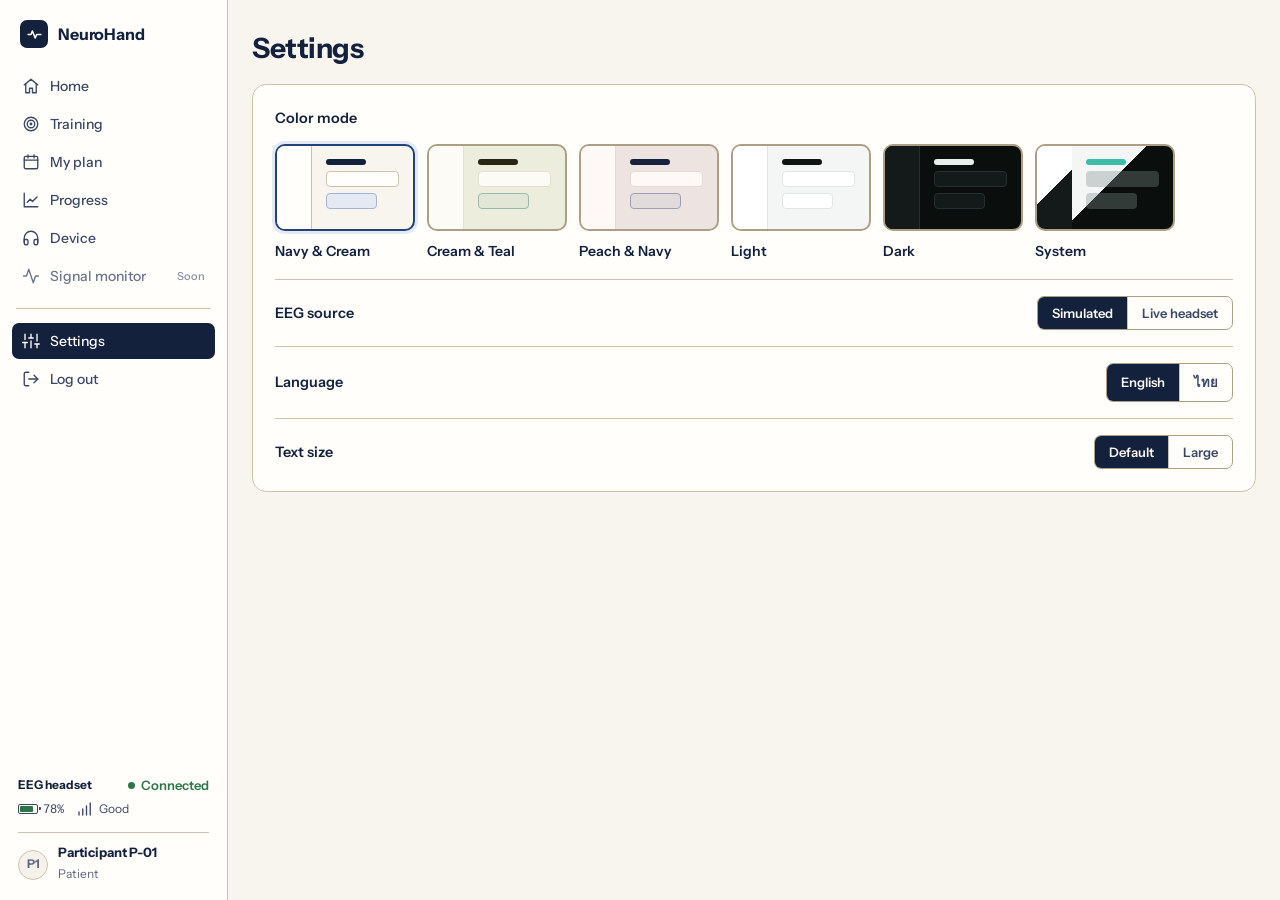
<file: settings.html>
<!doctype html>
<html lang="en">
<head>
  <meta charset="utf-8">
  <meta name="viewport" content="width=device-width, initial-scale=1, viewport-fit=cover">
  <title>Settings · NeuroHand</title>
  <script>try{var d=document.documentElement,t=localStorage.getItem("nh.theme");if(localStorage.getItem("nh.themev")!=="2"){t="navy";localStorage.setItem("nh.theme",t);localStorage.setItem("nh.themev","2")}if(t!=="system"&&!/^(light|dark|navy|sunflower|peach)$/.test(t))t="navy";if(t!=="system")d.setAttribute("data-nh-theme",t);if(localStorage.getItem("nh.textsize")==="large")d.classList.add("large-text");if(localStorage.getItem("nh.lang")==="th"){d.lang="th";d.classList.add("nh-i18n-wait");setTimeout(function(){d.classList.remove("nh-i18n-wait")},1500);var l=document.createElement("link");l.rel="stylesheet";l.href="https://fonts.googleapis.com/css2?family=IBM+Plex+Sans+Thai:wght@400;500;600;700&display=swap";document.head.appendChild(l)}}catch(e){}</script>
  <link rel="preconnect" href="https://fonts.googleapis.com">
  <link rel="preconnect" href="https://fonts.gstatic.com" crossorigin>
  <link rel="stylesheet" href="https://fonts.googleapis.com/css2?family=Instrument+Sans:wght@400;500;600;700&family=JetBrains+Mono:wght@400;500;600&display=swap">
  <link rel="stylesheet" href="css/style.css?v=20261106b">
</head>
<body class="in-app">
  <div class="app" id="app-shell">
    <aside class="sidebar" id="sidebar" aria-label="App navigation">
      <a class="logo" href="home.html"><span class="logo-mark"><svg class="icon" viewBox="0 0 24 24" aria-hidden="true"><path d="M3 12h4l2-5 4 10 2-5h6"/></svg></span>NeuroHand</a>
      <nav class="side-nav">
        <a href="home.html"><svg class="icon" viewBox="0 0 24 24" aria-hidden="true"><path d="M3 10.5 12 3l9 7.5"/><path d="M5 9.5V21h5v-6h4v6h5V9.5"/></svg>Home</a><a href="training.html"><svg class="icon" viewBox="0 0 24 24" aria-hidden="true"><circle cx="12" cy="12" r="9"/><circle cx="12" cy="12" r="5"/><circle cx="12" cy="12" r="1"/></svg>Training</a><a href="plan.html"><svg class="icon" viewBox="0 0 24 24" aria-hidden="true"><rect x="3" y="4.5" width="18" height="16.5" rx="2"/><path d="M3 9.5h18M8 2.5v4M16 2.5v4"/></svg>My plan</a><a href="progress.html"><svg class="icon" viewBox="0 0 24 24" aria-hidden="true"><path d="M3 3v18h18"/><path d="m7 15 4-4 3 3 6-6"/></svg>Progress</a><a href="device.html"><svg class="icon" viewBox="0 0 24 24" aria-hidden="true"><path d="M3 18v-6a9 9 0 0 1 18 0v6"/><path d="M21 19a2 2 0 0 1-2 2h-1a2 2 0 0 1-2-2v-3a2 2 0 0 1 2-2h3zM3 19a2 2 0 0 0 2 2h1a2 2 0 0 0 2-2v-3a2 2 0 0 0-2-2H3z"/></svg>Device</a><a class="is-soon" aria-disabled="true"><svg class="icon" viewBox="0 0 24 24" aria-hidden="true"><path d="M22 12h-4l-3 9L9 3l-3 9H2"/></svg>Signal monitor<span class="soon">Soon</span></a>
      </nav>
      <div class="side-sep"></div>
      <nav class="side-nav">
        <a href="settings.html" aria-current="page"><svg class="icon" viewBox="0 0 24 24" aria-hidden="true"><path d="M4 21v-7M4 10V3M12 21v-9M12 8V3M20 21v-5M20 12V3M1 14h6M9 8h6M17 16h6"/></svg>Settings</a>
        <a href="index.html"><svg class="icon" viewBox="0 0 24 24" aria-hidden="true"><path d="M9 21H5a2 2 0 0 1-2-2V5a2 2 0 0 1 2-2h4"/><path d="m16 17 5-5-5-5"/><path d="M21 12H9"/></svg>Log out</a>
      </nav>
      <div class="side-foot">
        <div class="side-device">
            <div class="row"><strong>EEG headset</strong><span class="status ok"><span class="dot"></span>Connected</span></div>
            <div class="meta"><span class="battery"><span class="batt"><i style="width:12.5px"></i></span><span class="tnum">78%</span></span><span class="battery"><svg class="icon" viewBox="0 0 24 24" aria-hidden="true"><path d="M4 20v-4M9 20v-8M14 20v-12M19 20V4"/></svg>Good</span></div>
        </div>
        <div class="user-chip"><span class="avatar">P1</span><div><strong>Participant P-01</strong><span>Patient</span></div></div>
      </div>
    </aside>
    <div class="app-col">
      <div class="app-top"><button class="icon-btn" id="app-menu" aria-label="Open navigation"><svg class="icon" viewBox="0 0 24 24" aria-hidden="true"><path d="M3 6h18M3 12h18M3 18h18"/></svg></button><a class="logo" href="home.html"><span class="logo-mark"><svg class="icon" viewBox="0 0 24 24" aria-hidden="true"><path d="M3 12h4l2-5 4 10 2-5h6"/></svg></span>NeuroHand</a><span class="status ok"><span class="dot"></span>Headset</span></div>
      <main class="main" id="main"><div class="main-inner">
        <div class="page-title"><div><h1>Settings</h1></div></div>
        <section class="card" aria-labelledby="appearance-title">
          <div class="settings-list">
            <div class="setting setting-col">
              <div class="txt"><strong id="appearance-title">Color mode</strong></div>
              <div class="theme-opts" role="radiogroup" aria-labelledby="appearance-title">
                <label class="theme-opt"><input type="radio" name="theme" value="navy"><span class="theme-prev navy" aria-hidden="true"><span class="tp-side"></span><span class="tp-main"><span class="tp-bar"></span><span class="tp-card"></span><span class="tp-card short"></span></span></span><span class="theme-name">Navy &amp; Cream</span></label>
                <label class="theme-opt"><input type="radio" name="theme" value="sunflower"><span class="theme-prev sunflower" aria-hidden="true"><span class="tp-side"></span><span class="tp-main"><span class="tp-bar"></span><span class="tp-card"></span><span class="tp-card short"></span></span></span><span class="theme-name">Cream &amp; Teal</span></label>
                <label class="theme-opt"><input type="radio" name="theme" value="peach"><span class="theme-prev peach" aria-hidden="true"><span class="tp-side"></span><span class="tp-main"><span class="tp-bar"></span><span class="tp-card"></span><span class="tp-card short"></span></span></span><span class="theme-name">Peach &amp; Navy</span></label>
                <label class="theme-opt"><input type="radio" name="theme" value="light"><span class="theme-prev light" aria-hidden="true"><span class="tp-side"></span><span class="tp-main"><span class="tp-bar"></span><span class="tp-card"></span><span class="tp-card short"></span></span></span><span class="theme-name">Light</span></label>
                <label class="theme-opt"><input type="radio" name="theme" value="dark"><span class="theme-prev dark" aria-hidden="true"><span class="tp-side"></span><span class="tp-main"><span class="tp-bar"></span><span class="tp-card"></span><span class="tp-card short"></span></span></span><span class="theme-name">Dark</span></label>
                <label class="theme-opt"><input type="radio" name="theme" value="system"><span class="theme-prev system" aria-hidden="true"><span class="tp-side"></span><span class="tp-main"><span class="tp-bar"></span><span class="tp-card"></span><span class="tp-card short"></span></span></span><span class="theme-name">System</span></label>
              </div>
            </div>
            <div class="setting">
              <div class="txt"><strong id="src-title">EEG source</strong><span id="src-hint" hidden>Run <code>python bci/bridge.py</code> on this computer.</span></div>
              <div class="ctl"><div class="seg" role="group" aria-labelledby="src-title"><button type="button" data-source="sim" aria-pressed="true">Simulated</button><button type="button" data-source="live" aria-pressed="false">Live headset</button></div></div>
            </div>
            <div class="setting">
              <div class="txt"><strong id="lang-title">Language</strong></div>
              <div class="ctl"><div class="seg" role="group" aria-labelledby="lang-title"><button type="button" data-lang="en" aria-pressed="true" lang="en">English</button><button type="button" data-lang="th" aria-pressed="false" lang="th">ไทย</button></div></div>
            </div>
            <div class="setting">
              <div class="txt"><strong id="text-title">Text size</strong></div>
              <div class="ctl"><div class="seg" role="group" aria-labelledby="text-title"><button type="button" data-size="default" aria-pressed="true">Default</button><button type="button" data-size="large" aria-pressed="false">Large</button></div></div>
            </div>
          </div>
          <p class="saved-msg" id="settings-saved" role="status" hidden style="margin-top:14px">Saved</p>
        </section>
      </div></main>
    </div>
  </div>
  <script src="js/main.js?v=20261106b"></script>
  <script src="js/i18n.js?v=20261106b"></script>
</body>
</html>
</file>
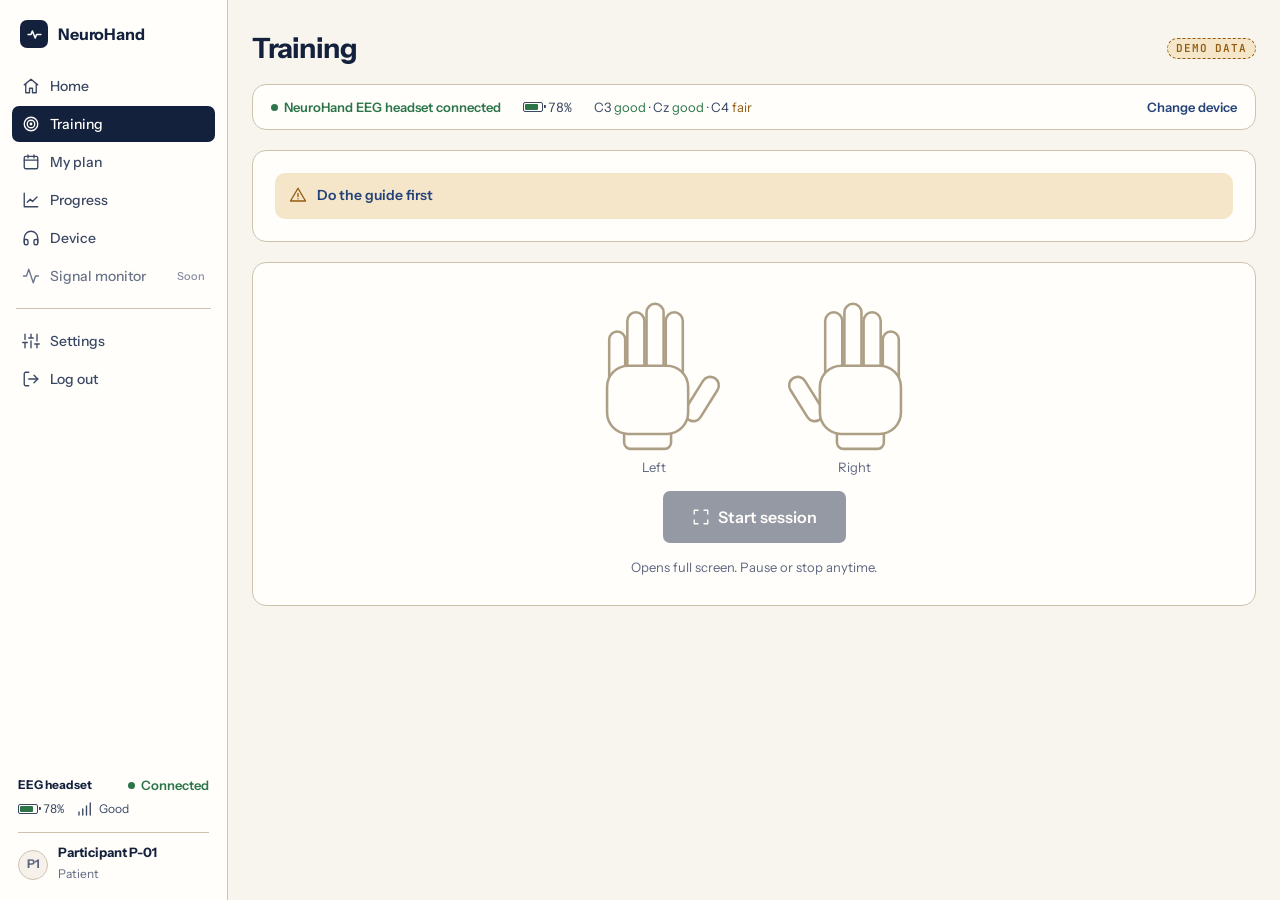
<file: training.html>
<!doctype html>
<html lang="en">
<head>
  <meta charset="utf-8">
  <meta name="viewport" content="width=device-width, initial-scale=1, viewport-fit=cover">
  <title>Training · NeuroHand</title>
  <script>try{var d=document.documentElement,t=localStorage.getItem("nh.theme");if(localStorage.getItem("nh.themev")!=="2"){t="navy";localStorage.setItem("nh.theme",t);localStorage.setItem("nh.themev","2")}if(t!=="system"&&!/^(light|dark|navy|sunflower|peach)$/.test(t))t="navy";if(t!=="system")d.setAttribute("data-nh-theme",t);if(localStorage.getItem("nh.textsize")==="large")d.classList.add("large-text");if(localStorage.getItem("nh.lang")==="th"){d.lang="th";d.classList.add("nh-i18n-wait");setTimeout(function(){d.classList.remove("nh-i18n-wait")},1500);var l=document.createElement("link");l.rel="stylesheet";l.href="https://fonts.googleapis.com/css2?family=IBM+Plex+Sans+Thai:wght@400;500;600;700&display=swap";document.head.appendChild(l)}}catch(e){}</script>
  <link rel="preconnect" href="https://fonts.googleapis.com">
  <link rel="preconnect" href="https://fonts.gstatic.com" crossorigin>
  <link rel="stylesheet" href="https://fonts.googleapis.com/css2?family=Instrument+Sans:wght@400;500;600;700&family=JetBrains+Mono:wght@400;500;600&display=swap">
  <link rel="stylesheet" href="css/style.css?v=20261106b">
</head>
<body class="in-app">
  <div class="app" id="app-shell">
    <aside class="sidebar" id="sidebar" aria-label="App navigation">
      <a class="logo" href="home.html"><span class="logo-mark"><svg class="icon" viewBox="0 0 24 24" aria-hidden="true"><path d="M3 12h4l2-5 4 10 2-5h6"/></svg></span>NeuroHand</a>
      <nav class="side-nav">
        <a href="home.html"><svg class="icon" viewBox="0 0 24 24" aria-hidden="true"><path d="M3 10.5 12 3l9 7.5"/><path d="M5 9.5V21h5v-6h4v6h5V9.5"/></svg>Home</a><a href="training.html" aria-current="page"><svg class="icon" viewBox="0 0 24 24" aria-hidden="true"><circle cx="12" cy="12" r="9"/><circle cx="12" cy="12" r="5"/><circle cx="12" cy="12" r="1"/></svg>Training</a><a href="plan.html"><svg class="icon" viewBox="0 0 24 24" aria-hidden="true"><rect x="3" y="4.5" width="18" height="16.5" rx="2"/><path d="M3 9.5h18M8 2.5v4M16 2.5v4"/></svg>My plan</a><a href="progress.html"><svg class="icon" viewBox="0 0 24 24" aria-hidden="true"><path d="M3 3v18h18"/><path d="m7 15 4-4 3 3 6-6"/></svg>Progress</a><a href="device.html"><svg class="icon" viewBox="0 0 24 24" aria-hidden="true"><path d="M3 18v-6a9 9 0 0 1 18 0v6"/><path d="M21 19a2 2 0 0 1-2 2h-1a2 2 0 0 1-2-2v-3a2 2 0 0 1 2-2h3zM3 19a2 2 0 0 0 2 2h1a2 2 0 0 0 2-2v-3a2 2 0 0 0-2-2H3z"/></svg>Device</a><a class="is-soon" aria-disabled="true"><svg class="icon" viewBox="0 0 24 24" aria-hidden="true"><path d="M22 12h-4l-3 9L9 3l-3 9H2"/></svg>Signal monitor<span class="soon">Soon</span></a>
      </nav>
      <div class="side-sep"></div>
      <nav class="side-nav">
        <a href="settings.html"><svg class="icon" viewBox="0 0 24 24" aria-hidden="true"><path d="M4 21v-7M4 10V3M12 21v-9M12 8V3M20 21v-5M20 12V3M1 14h6M9 8h6M17 16h6"/></svg>Settings</a>
        <a href="index.html"><svg class="icon" viewBox="0 0 24 24" aria-hidden="true"><path d="M9 21H5a2 2 0 0 1-2-2V5a2 2 0 0 1 2-2h4"/><path d="m16 17 5-5-5-5"/><path d="M21 12H9"/></svg>Log out</a>
      </nav>
      <div class="side-foot">
        <div class="side-device">
            <div class="row"><strong>EEG headset</strong><span class="status ok"><span class="dot"></span>Connected</span></div>
            <div class="meta"><span class="battery"><span class="batt"><i style="width:12.5px"></i></span><span class="tnum">78%</span></span><span class="battery"><svg class="icon" viewBox="0 0 24 24" aria-hidden="true"><path d="M4 20v-4M9 20v-8M14 20v-12M19 20V4"/></svg>Good</span></div>
        </div>
        <div class="user-chip"><span class="avatar">P1</span><div><strong>Participant P-01</strong><span>Patient</span></div></div>
      </div>
    </aside>
    <div class="app-col">
      <div class="app-top"><button class="icon-btn" id="app-menu" aria-label="Open navigation"><svg class="icon" viewBox="0 0 24 24" aria-hidden="true"><path d="M3 6h18M3 12h18M3 18h18"/></svg></button><a class="logo" href="home.html"><span class="logo-mark"><svg class="icon" viewBox="0 0 24 24" aria-hidden="true"><path d="M3 12h4l2-5 4 10 2-5h6"/></svg></span>NeuroHand</a><span class="status ok"><span class="dot"></span>Headset</span></div>
      <main class="main" id="main"><div class="main-inner">
        <div class="page-title"><div><h1>Training</h1></div><span class="demo-tag" data-demo>Demo data</span></div>
        <div class="device-strip" id="sim-strip"><span class="status ok"><span class="dot"></span>NeuroHand EEG headset connected</span><span class="battery"><span class="batt"><i style="width:12.5px"></i></span><span class="tnum">78%</span></span><span>C3 <span data-signal="C3" class="q-good">good</span> · Cz <span data-signal="Cz" class="q-good">good</span> · C4 <span data-signal="C4" class="q-fair">fair</span></span><a class="push" href="device.html" style="font-weight:600">Change device</a></div>
        <div class="device-strip live-strip" id="live-strip" hidden><span class="status" id="live-state"><span class="dot"></span><span id="live-text"></span></span><span id="live-q">C3 <span data-signal="C3">–</span> · Cz <span data-signal="Cz">–</span> · C4 <span data-signal="C4">–</span></span><button class="btn btn-ghost btn-sm push" id="calib-open" type="button" hidden>Calibrate</button></div>
        <div class="notice warn" id="live-help" role="status" hidden><svg class="icon" viewBox="0 0 24 24" aria-hidden="true"><path d="M12 3 2 20h20L12 3z"/><path d="M12 10v4M12 17h.01"/></svg><div>Start the EEG bridge on this computer: <code>python bci/bridge.py</code></div></div>
        <section class="card checkin-card" id="training-checkin">
          <fieldset class="checkin" data-checkin>
            <legend>How do you feel?</legend>
            <div class="checkin-options">
              <label class="role-option"><input type="radio" name="feeling" value="good"><div><strong>Feeling good</strong></div></label>
              <label class="role-option"><input type="radio" name="feeling" value="tired"><div><strong>A little tired</strong></div></label>
              <label class="role-option"><input type="radio" name="feeling" value="uncomfortable"><div><strong>Feeling uncomfortable</strong></div></label>
            </div>
          </fieldset>
          <div class="notice warn" id="tc-block" role="status" hidden><svg class="icon" viewBox="0 0 24 24" aria-hidden="true"><path d="M12 3 2 20h20L12 3z"/><path d="M12 10v4M12 17h.01"/></svg><div id="tc-block-text"></div></div>
        </section>
        <section class="card start-card">
          <div class="hands">
              <div class="hand-wrap">
                <svg class="hand" viewBox="0 0 120 150" aria-hidden="true"><g>
                  <rect class="part finger" x="18" y="38" width="15" height="52" rx="7.5"/><rect class="part finger" x="35" y="20" width="16" height="70" rx="8"/>
                  <rect class="part finger" x="53" y="12" width="16" height="78" rx="8"/><rect class="part finger" x="71" y="20" width="16" height="70" rx="8"/>
                  <g transform="rotate(32 92 118)"><rect class="part thumb" x="86" y="74" width="16" height="46" rx="8"/></g>
                  <rect class="part" x="32" y="126" width="44" height="22" rx="6"/><rect class="part" x="16" y="70" width="76" height="64" rx="20"/></g></svg>
                <span>Left</span></div>
              <div class="hand-wrap">
                <svg class="hand" viewBox="0 0 120 150" aria-hidden="true"><g transform="translate(120 0) scale(-1 1)">
                  <rect class="part finger" x="18" y="38" width="15" height="52" rx="7.5"/><rect class="part finger" x="35" y="20" width="16" height="70" rx="8"/>
                  <rect class="part finger" x="53" y="12" width="16" height="78" rx="8"/><rect class="part finger" x="71" y="20" width="16" height="70" rx="8"/>
                  <g transform="rotate(32 92 118)"><rect class="part thumb" x="86" y="74" width="16" height="46" rx="8"/></g>
                  <rect class="part" x="32" y="126" width="44" height="22" rx="6"/><rect class="part" x="16" y="70" width="76" height="64" rx="20"/></g></svg>
                <span>Right</span></div>
            </div>
          <p class="tc-plan" id="tc-plan" hidden></p>
          <p class="hint" id="tc-need">Check in to start.</p>
          <button class="btn btn-primary btn-lg" id="sim-open" type="button"><svg class="icon" viewBox="0 0 24 24" aria-hidden="true"><path d="M8 3H3v5M16 3h5v5M8 21H3v-5M16 21h5v-5"/></svg>Start session</button>
          <p class="hint">Opens full screen. Pause or stop anytime.</p>
          <button class="btn btn-ghost btn-sm" id="practice-open" type="button">Practice (not saved)</button>
          <p class="hint" id="live-need" hidden>Calibrate first so the AI learns your signal.</p>
        </section>
      </div></main>
    </div>
  </div>
  <div class="sim" id="sim" hidden role="dialog" aria-modal="true" aria-label="Training simulation">
    <div class="sim-hud">
      <div class="sim-hud-l"><span class="sim-count tnum" id="sim-count">Set 1 of 2 · Trial 1 of 10</span><span class="sim-demo" data-demo>Demo data</span></div>
      <div class="sim-hud-r">
        <button class="sim-exit" id="sim-pause" type="button" aria-pressed="false"><svg class="icon" viewBox="0 0 24 24" aria-hidden="true"><path d="M9 5v14M15 5v14"/></svg><span>Pause</span></button>
        <button class="sim-exit" id="sim-close" type="button"><svg class="icon" viewBox="0 0 24 24" aria-hidden="true"><rect x="6" y="6" width="12" height="12" rx="1.5"/></svg>Stop session</button>
      </div>
    </div>
    <div class="sim-panel" id="sim-panel" hidden role="status" aria-live="polite">
      <p class="sim-panel-k" id="sp-k">Set 1 of 2 complete</p>
      <h2 id="sp-title">Time to rest</h2>
      <p id="sp-text">Relax your hands and breathe slowly.</p>
      <p class="sim-timer tnum" id="sp-timer" aria-hidden="true">1:00</p>
      <div class="sim-panel-actions"><button class="sim-btn primary" id="sp-next" type="button" disabled>Resting…</button><button class="sim-btn" id="sp-stop" type="button">Stop for today</button><a class="sim-btn" id="sp-home" href="home.html" hidden>Back to Home</a></div>
      <p class="sim-panel-foot" id="sp-foot">Tired? It&#8217;s OK to stop.</p>
    </div>
    <div class="sim-cue" aria-live="polite"><span class="sim-cue-big" id="sim-cue">+</span><span class="sim-cue-sub" id="sim-sub">Relax and look at the cross</span></div>
    <svg class="sim-object" viewBox="0 0 80 96" aria-hidden="true"><ellipse cx="40" cy="86" rx="34" ry="8" fill="rgba(0,0,0,.35)"/><path d="M12 22v52a28 9 0 0 0 56 0V22z" fill="#2c2f33"/><ellipse cx="40" cy="22" rx="28" ry="9" fill="#4a4f55"/></svg>
    <div class="sim-hand-wrap left" id="sim-left"><svg class="sim-hand" viewBox="0 0 200 320" aria-hidden="true"><g>
          <rect class="arm" x="58" y="180" width="86" height="160" rx="30"/>
          <rect class="sf" x="46" y="86" width="22" height="58" rx="11"/>
          <rect class="sf" x="72" y="56" width="24" height="84" rx="12"/>
          <rect class="sf" x="100" y="46" width="25" height="92" rx="12.5"/>
          <rect class="sf" x="129" y="60" width="23" height="80" rx="11.5"/>
          <g transform="rotate(-38 150 178)"><rect class="st" x="140" y="104" width="25" height="72" rx="12.5"/></g>
          <rect class="palm" x="42" y="116" width="114" height="104" rx="38"/>
          <path class="knuckle" d="M58 128 Q99 118 146 130"/></g></svg></div>
    <div class="sim-hand-wrap right" id="sim-right"><svg class="sim-hand" viewBox="0 0 200 320" aria-hidden="true"><g transform="translate(200 0) scale(-1 1)">
          <rect class="arm" x="58" y="180" width="86" height="160" rx="30"/>
          <rect class="sf" x="46" y="86" width="22" height="58" rx="11"/>
          <rect class="sf" x="72" y="56" width="24" height="84" rx="12"/>
          <rect class="sf" x="100" y="46" width="25" height="92" rx="12.5"/>
          <rect class="sf" x="129" y="60" width="23" height="80" rx="11.5"/>
          <g transform="rotate(-38 150 178)"><rect class="st" x="140" y="104" width="25" height="72" rx="12.5"/></g>
          <rect class="palm" x="42" y="116" width="114" height="104" rx="38"/>
          <path class="knuckle" d="M58 128 Q99 118 146 130"/></g></svg></div>
    <div class="sim-foot"><div class="sim-meter"><i id="sim-conf"></i></div><span>Tap to pause</span></div>
  </div>
  <script type="importmap">{"imports":{"three":"./vendor/three/build/three.module.min.js"}}</script>
  <script type="module" src="js/scene3d.js?v=20261106b"></script>
  <script src="js/live.js?v=20261106b"></script>
  <script src="js/assistant.js?v=20261106b"></script>
  <script src="js/main.js?v=20261106b"></script>
  <script src="js/i18n.js?v=20261106b"></script>
</body>
</html>
</file>
<file: css/style.css>
/* NeuroHand — clinical-calm layout: white public site, quiet grey app canvas with white panels, teal only for signal and action. */
:root {
  --bg: #ffffff;
  --bg-app: #f4f6f6;
  --surface: #ffffff;
  --surface-2: #f6f8f8;
  --line: #e1e6e5;
  --line-strong: #cdd5d3;
  --ink: #111615;
  --ink-2: #4b5654;
  --ink-3: #78837f;
  --teal: #0f766e;
  --teal-strong: #0b5b55;
  --teal-soft: #e6f2f0;
  --teal-line: #9ccfc7;
  --btn: #111615;
  --btn-ink: #ffffff;
  --on-teal: #ffffff;
  --note: #8a5a2e;
  --ok: #1d8a58;
  --warn: #b7791f;
  --bad: #c2410c;
  --ok-soft: #e4f4ec;
  --warn-soft: #fbf1df;
  --bad-soft: #fde9df;
  --trace: #6b7673;
  --focus: #0f766e;

  --font: "Instrument Sans", ui-sans-serif, system-ui, -apple-system, "Segoe UI", Roboto, sans-serif;
  --mono: "JetBrains Mono", ui-monospace, SFMono-Regular, Menlo, Consolas, monospace;

  --r-sm: 7px;
  --r: 10px;
  --r-lg: 14px;
}
@media (prefers-color-scheme: dark) {
  :root:not([data-theme="light"]):not([data-nh-theme]) {
    --bg: #0c1110; --bg-app: #0a0f0e; --surface: #131a19; --surface-2: #182120;
    --line: #243030; --line-strong: #344341; --ink: #e8eeec; --ink-2: #aab6b2; --ink-3: #7d8a86;
    --teal: #3dbcaa; --teal-strong: #6fd6c6; --teal-soft: #13302c; --teal-line: #2b6c62;
    --btn: #e8eeec; --btn-ink: #0c1110; --on-teal: #0a0f0e; --note: #d9a874;
    --ok: #4cc38a; --warn: #e3ac55; --bad: #f08b5f;
    --ok-soft: #12291f; --warn-soft: #2b2212; --bad-soft: #2e1a12; --trace: #8d9a96; --focus: #6fd6c6;
    color-scheme: dark;
  }
}
:root[data-theme="dark"], :root[data-nh-theme="dark"] {
  --bg: #0c1110; --bg-app: #0a0f0e; --surface: #131a19; --surface-2: #182120;
  --line: #243030; --line-strong: #344341; --ink: #e8eeec; --ink-2: #aab6b2; --ink-3: #7d8a86;
  --teal: #3dbcaa; --teal-strong: #6fd6c6; --teal-soft: #13302c; --teal-line: #2b6c62;
  --btn: #e8eeec; --btn-ink: #0c1110; --on-teal: #0a0f0e; --note: #d9a874;
  --ok: #4cc38a; --warn: #e3ac55; --bad: #f08b5f;
  --ok-soft: #12291f; --warn-soft: #2b2212; --bad-soft: #2e1a12; --trace: #8d9a96; --focus: #6fd6c6;
  color-scheme: dark;
}
:root.large-text { font-size: 112.5%; }

*, *::before, *::after { box-sizing: border-box; }
[hidden] { display: none !important; }
html, body { height: 100%; }
body {
  margin: 0;
  background: var(--bg);
  color: var(--ink);
  font-family: var(--font);
  font-size: 0.9375rem;
  line-height: 1.55;
  -webkit-font-smoothing: antialiased;
}
body.in-app { background: var(--bg-app); }
h1, h2, h3, h4 { margin: 0; line-height: 1.15; text-wrap: balance; font-weight: 700; letter-spacing: -0.015em; }
p { margin: 0; }
a { color: var(--teal); text-decoration: none; }
a:hover { text-decoration: underline; }
img { max-width: 100%; }
:focus-visible { outline: 2px solid var(--focus); outline-offset: 2px; border-radius: 4px; }
.num, .mono { font-family: var(--mono); font-variant-numeric: tabular-nums; }
.tnum { font-variant-numeric: tabular-nums; }
.muted { color: var(--ink-2); }
.subtle { color: var(--ink-3); }
.note { color: var(--note); font-size: 0.8125rem; }
.sr-only { position: absolute; width: 1px; height: 1px; overflow: hidden; clip: rect(0 0 0 0); white-space: nowrap; }

.wrap {
  width: 100%;
  max-width: 1120px;
  margin-inline: auto;
  padding-left: max(20px, env(safe-area-inset-left, 0px));
  padding-right: max(20px, env(safe-area-inset-right, 0px));
}

/* ---------- Buttons & form controls ---------- */
.btn {
  display: inline-flex; align-items: center; justify-content: center; gap: 8px;
  min-height: 42px; padding: 0 18px;
  border-radius: var(--r-sm); border: 1px solid transparent;
  font: 600 0.875rem/1 var(--font); cursor: pointer;
  text-decoration: none !important; white-space: nowrap;
  transition: background-color .15s, border-color .15s, color .15s;
}
.btn-primary { background: var(--btn); color: var(--btn-ink); }
.btn-primary:hover { background: var(--teal); color: var(--on-teal); }
.btn-ghost { background: var(--surface); color: var(--ink); border-color: var(--line-strong); }
.btn-ghost:hover { border-color: var(--ink-3); }
.btn-teal { background: var(--teal); color: var(--on-teal); }
.btn-teal:hover { opacity: .9; }
.btn-danger { background: var(--surface); color: var(--bad); border-color: var(--line-strong); }
.btn-danger:hover { border-color: var(--bad); }
.btn-sm { min-height: 34px; padding: 0 14px; font-size: 0.8125rem; }
.btn-block { width: 100%; }
.btn[disabled] { opacity: .45; cursor: not-allowed; }
.link-btn { background: none; border: 0; padding: 0; font: inherit; color: var(--teal); cursor: pointer; font-weight: 600; }
.link-btn:hover { text-decoration: underline; }
.icon-btn {
  display: inline-grid; place-items: center; width: 38px; height: 38px;
  border-radius: var(--r-sm); border: 1px solid var(--line); background: var(--surface); color: var(--ink); cursor: pointer;
}
.icon { width: 18px; height: 18px; flex: none; fill: none; stroke: currentColor; stroke-width: 1.8; stroke-linecap: round; stroke-linejoin: round; }

.field { display: grid; gap: 6px; }
.field-row { display: flex; justify-content: space-between; align-items: baseline; gap: 12px; }
label, .label { font-size: 0.8125rem; font-weight: 600; }
.hint { font-size: 0.8125rem; color: var(--ink-3); }
.input, select.input, textarea.input {
  width: 100%; min-height: 44px; padding: 10px 12px;
  border: 1px solid var(--line-strong); border-radius: var(--r-sm);
  background: var(--surface); color: var(--ink); font: 400 0.9375rem/1.4 var(--font);
}
textarea.input { min-height: 120px; resize: vertical; }
.input:focus { outline: none; border-color: var(--teal); box-shadow: 0 0 0 3px var(--teal-soft); }
.input[aria-invalid="true"] { border-color: var(--bad); }
.error-text { color: var(--bad); font-size: 0.8125rem; }
.check { display: flex; gap: 10px; align-items: flex-start; font-weight: 400; font-size: 0.875rem; color: var(--ink-2); }
.check input { margin-top: 3px; accent-color: var(--teal); width: 16px; height: 16px; }

.role-options { display: grid; gap: 8px; }
.role-option {
  display: flex; gap: 12px; align-items: flex-start; padding: 12px 14px;
  border: 1px solid var(--line-strong); border-radius: var(--r); cursor: pointer; background: var(--surface);
  font-weight: 400;
}
.role-option input { margin-top: 4px; accent-color: var(--teal); width: 16px; height: 16px; }
.role-option strong { display: block; font-size: 0.9rem; }
.role-option span { font-size: 0.8125rem; color: var(--ink-2); }
.role-option:has(input:checked) { border-color: var(--teal); background: var(--teal-soft); }

.seg { display: inline-flex; border: 1px solid var(--line-strong); border-radius: var(--r-sm); overflow: hidden; background: var(--surface); }
.seg button {
  border: 0; background: none; padding: 8px 14px; font: 600 0.8125rem var(--font); color: var(--ink-2); cursor: pointer;
}
.seg button + button { border-left: 1px solid var(--line); }
.seg button[aria-pressed="true"] { background: var(--ink); color: var(--bg); }

.switch { position: relative; display: inline-flex; align-items: center; gap: 10px; cursor: pointer; font-weight: 500; font-size: 0.875rem; }
.switch input { position: absolute; opacity: 0; width: 1px; height: 1px; }
.switch .track { width: 38px; height: 22px; border-radius: 999px; background: var(--line-strong); position: relative; transition: background .15s; flex: none; }
.switch .track::after { content: ""; position: absolute; top: 3px; left: 3px; width: 16px; height: 16px; border-radius: 50%; background: var(--surface); transition: transform .15s; box-shadow: 0 1px 2px rgba(0,0,0,.2); }
.switch input:checked + .track { background: var(--teal); }
.switch input:checked + .track::after { transform: translateX(16px); }
.switch input:focus-visible + .track { outline: 2px solid var(--focus); outline-offset: 2px; }

input[type="range"] { accent-color: var(--teal); width: 100%; }

/* ---------- Status chips ---------- */
.chip { display: inline-flex; align-items: center; gap: 6px; font-size: 0.75rem; font-weight: 600; padding: 3px 9px; border-radius: 999px; background: var(--surface-2); color: var(--ink-2); white-space: nowrap; }
.chip.ok { background: var(--ok-soft); color: var(--ok); }
.chip.warn { background: var(--warn-soft); color: var(--warn); }
.chip.bad { background: var(--bad-soft); color: var(--bad); }
.chip.teal { background: var(--teal-soft); color: var(--teal); }
.dot { width: 7px; height: 7px; border-radius: 50%; background: currentColor; flex: none; }
.status { display: inline-flex; align-items: center; gap: 6px; font-size: 0.8125rem; font-weight: 600; }
.status.ok { color: var(--ok); }
.status.off { color: var(--ink-3); }
.status.off .dot { background: transparent; border: 1.5px solid currentColor; }
.status.warn { color: var(--warn); }
.q-good { color: var(--ok); } .q-fair { color: var(--warn); } .q-poor { color: var(--bad); }

/* ---------- Public site ---------- */
.site-header { border-bottom: 1px solid var(--line); background: var(--bg); position: sticky; top: env(safe-area-inset-top, 0px); z-index: 20; }
.header-row { display: flex; align-items: center; gap: 24px; min-height: 64px; }
.logo { display: inline-flex; align-items: center; gap: 10px; font-weight: 700; font-size: 1rem; color: var(--ink); text-decoration: none !important; letter-spacing: -0.01em; }
.logo-mark { width: 28px; height: 28px; border-radius: 7px; background: var(--btn); color: var(--btn-ink); display: grid; place-items: center; }
.logo-mark .icon { width: 17px; height: 17px; stroke-width: 2.2; }
.site-nav { display: flex; gap: 26px; margin-inline: auto; }
.site-nav a { color: var(--ink-2); font-size: 0.875rem; font-weight: 500; }
.site-nav a:hover, .site-nav a[aria-current="page"] { color: var(--ink); text-decoration: none; }
.site-nav a[aria-current="page"] { box-shadow: inset 0 -2px 0 var(--teal); padding-bottom: 4px; }
.header-actions { display: flex; gap: 8px; }
.menu-btn { display: none; }
@media (max-width: 820px) {
  .site-nav { display: none; position: absolute; left: 0; right: 0; top: 64px; flex-direction: column; gap: 0; background: var(--bg); border-bottom: 1px solid var(--line); padding: 8px max(20px, env(safe-area-inset-left, 0px)) 16px; }
  .site-nav.open { display: flex; }
  .site-nav a { padding: 10px 0; font-size: 1rem; }
  .site-nav a[aria-current="page"] { box-shadow: none; color: var(--teal); }
  .menu-btn { display: inline-grid; margin-left: auto; }
  .header-actions .btn-ghost { display: none; }
}

.hero { padding-block: 72px 64px; }
.hero-grid { display: grid; grid-template-columns: 1fr 1.05fr; gap: 56px; align-items: center; }
.hero h1 { font-size: clamp(2.2rem, 4.6vw, 3.25rem); letter-spacing: -0.03em; line-height: 1.05; }
.hero .lede { margin-top: 20px; color: var(--ink-2); font-size: 1rem; max-width: 34em; }
.hero-actions { display: flex; gap: 10px; flex-wrap: wrap; margin-top: 28px; }
.hero .note { margin-top: 18px; }
.photo-slot {
  aspect-ratio: 4 / 3; max-width: 100%; border-radius: var(--r-lg); background: var(--surface-2);
  border: 1px solid var(--line); display: grid; place-items: center; text-align: center; padding: 24px;
  font-size: 0.8125rem; color: var(--ink-2);
}
.photo-caption { margin-top: 10px; }

.steps-band { border-top: 1px solid var(--line); border-bottom: 1px solid var(--line); background: var(--bg); }
.steps { display: grid; grid-template-columns: repeat(3, 1fr); gap: 32px; padding-block: 28px; }
.step { display: grid; grid-template-columns: auto 1fr; gap: 12px; }
.step .n { font-weight: 700; font-family: var(--mono); color: var(--ink); }
.step h3 { font-size: 0.9375rem; letter-spacing: 0; }
.step p { font-size: 0.875rem; color: var(--ink-2); margin-top: 2px; }

.section { padding-block: 72px; }
.section + .section { border-top: 1px solid var(--line); }
.section-head { max-width: 640px; margin-bottom: 36px; }
.eyebrow { font-size: 0.75rem; font-weight: 600; text-transform: uppercase; letter-spacing: 0.08em; color: var(--teal); margin-bottom: 10px; }
.section h2 { font-size: clamp(1.6rem, 3vw, 2.1rem); letter-spacing: -0.025em; }
.section-head p { margin-top: 12px; color: var(--ink-2); }
.two-col { display: grid; grid-template-columns: 1fr 1fr; gap: 20px; }
.panel { background: var(--surface); border: 1px solid var(--line); border-radius: var(--r-lg); padding: 24px; min-width: 0; }
.panel h3 { font-size: 1.05rem; }
.panel p { color: var(--ink-2); margin-top: 8px; }
.ticks { list-style: none; padding: 0; margin: 14px 0 0; display: grid; gap: 8px; }
.ticks li { display: flex; gap: 10px; font-size: 0.875rem; color: var(--ink-2); }
.ticks li::before { content: ""; width: 6px; height: 6px; border-radius: 50%; background: var(--teal); margin-top: 8px; flex: none; }

.page-hero { padding-block: 64px 24px; }
.page-hero h1 { font-size: clamp(2rem, 4vw, 2.75rem); letter-spacing: -0.03em; }
.page-hero p { margin-top: 14px; color: var(--ink-2); max-width: 40em; font-size: 1rem; }
.prose { max-width: 680px; display: grid; gap: 16px; color: var(--ink-2); }
.prose h2 { color: var(--ink); font-size: 1.35rem; margin-top: 20px; }
.prose strong { color: var(--ink); }

.pipeline { display: grid; grid-template-columns: repeat(5, 1fr); gap: 0; border: 1px solid var(--line); border-radius: var(--r-lg); overflow: hidden; background: var(--surface); }
.pipe { padding: 20px; border-right: 1px solid var(--line); min-width: 0; }
.pipe:last-child { border-right: 0; }
.pipe .n { font-family: var(--mono); font-size: 0.75rem; color: var(--teal); font-weight: 500; }
.pipe h3 { font-size: 0.95rem; margin-top: 6px; }
.pipe p { font-size: 0.8125rem; color: var(--ink-2); margin-top: 6px; }
.pipe .spec { font-family: var(--mono); font-size: 0.75rem; color: var(--ink); margin-top: 10px; background: var(--surface-2); border-radius: 5px; padding: 6px 8px; }

.timeline { display: flex; height: 54px; border-radius: var(--r); overflow: hidden; border: 1px solid var(--line); }
.timeline div { display: grid; align-content: center; padding: 0 12px; font-size: 0.8125rem; font-weight: 600; border-right: 1px solid var(--line); min-width: 0; }
.timeline div:last-child { border-right: 0; }
.timeline small { font-family: var(--mono); font-weight: 400; color: var(--ink-2); font-size: 0.72rem; }
.tl-rest { background: var(--surface-2); }
.tl-cue { background: var(--surface); }
.tl-mi { background: var(--teal-soft); color: var(--teal-strong); }
.tl-fb { background: var(--surface); }

.refs { display: grid; gap: 14px; padding: 0; margin: 0; list-style: none; counter-reset: ref; }
.refs li { counter-increment: ref; display: grid; grid-template-columns: 28px 1fr; font-size: 0.875rem; color: var(--ink-2); }
.refs li::before { content: "[" counter(ref) "]"; font-family: var(--mono); font-size: 0.75rem; color: var(--ink-3); padding-top: 2px; }
.refs em { color: var(--ink); font-style: normal; font-weight: 600; }

.phase-list { display: grid; gap: 0; border-left: 2px solid var(--line); margin-left: 6px; }
.phase { position: relative; padding: 0 0 26px 24px; }
.phase::before { content: ""; position: absolute; left: -7px; top: 4px; width: 12px; height: 12px; border-radius: 50%; background: var(--surface); border: 2px solid var(--line-strong); }
.phase.now::before { background: var(--teal); border-color: var(--teal); }
.phase h3 { font-size: 1rem; display: flex; gap: 10px; align-items: center; flex-wrap: wrap; }
.phase p { color: var(--ink-2); font-size: 0.875rem; margin-top: 4px; max-width: 60ch; }

.site-footer { border-top: 1px solid var(--line); padding-block: 28px; font-size: 0.8125rem; color: var(--ink-3); }
.footer-row { display: flex; justify-content: space-between; gap: 16px; flex-wrap: wrap; align-items: center; }
.footer-row nav { display: flex; gap: 18px; flex-wrap: wrap; }
.footer-row nav a { color: var(--ink-2); }

/* ---------- Auth ---------- */
.auth-page { min-height: 100%; display: flex; flex-direction: column; }
.auth-top { display: flex; justify-content: space-between; align-items: center; min-height: 64px; }
.auth-top a.back { color: var(--ink-2); font-size: 0.875rem; }
.auth-main { flex: 1; display: grid; place-items: start center; padding-block: 40px 64px; }
.auth-card { width: 100%; max-width: 400px; display: grid; gap: 18px; }
.auth-card h1 { font-size: 1.75rem; }
.auth-card .sub { font-size: 0.875rem; color: var(--ink-2); margin-top: 6px; }
.auth-card form { display: grid; gap: 16px; }
.form-msg { padding: 12px 14px; border-radius: var(--r); background: var(--teal-soft); color: var(--teal-strong); font-size: 0.875rem; }

/* ---------- App shell ---------- */
.app { display: grid; grid-template-columns: 228px 1fr; min-height: 100%; }
.sidebar {
  background: var(--surface); border-right: 1px solid var(--line); display: flex; flex-direction: column;
  padding: 16px 12px; position: sticky; top: 0; height: 100vh; height: 100dvh;
}
.sidebar .logo { padding: 4px 8px 20px; }
.side-nav { display: grid; gap: 2px; }
.side-nav a, .side-nav button {
  display: flex; align-items: center; gap: 10px; padding: 9px 10px; border-radius: var(--r-sm);
  color: var(--ink-2); font: 500 0.875rem var(--font); text-decoration: none !important; border: 0; background: none; cursor: pointer; width: 100%; text-align: left;
}
.side-nav a:hover, .side-nav button:hover { background: var(--surface-2); color: var(--ink); }
.side-nav a[aria-current="page"] { background: var(--btn); color: var(--btn-ink); }
.side-sep { height: 1px; background: var(--line); margin: 14px 4px; }
.side-foot { margin-top: auto; display: grid; gap: 14px; padding: 12px 6px 0; }
.side-device { font-size: 0.75rem; display: grid; gap: 4px; }
.side-device .row { display: flex; justify-content: space-between; align-items: center; gap: 8px; }
.side-device .meta { display: flex; gap: 12px; color: var(--ink-2); }
.user-chip { display: flex; gap: 10px; align-items: center; border-top: 1px solid var(--line); padding-top: 12px; }
.avatar { width: 30px; height: 30px; border-radius: 50%; background: var(--surface-2); border: 1px solid var(--line); display: grid; place-items: center; font-size: 0.7rem; font-weight: 700; flex: none; }
.user-chip strong { display: block; font-size: 0.8125rem; line-height: 1.2; }
.user-chip span { font-size: 0.75rem; color: var(--ink-3); }
.battery { display: inline-flex; align-items: center; gap: 5px; }
.batt { width: 20px; height: 10px; border: 1.5px solid currentColor; border-radius: 2px; position: relative; display: inline-block; color: var(--ink-2); }
.batt::after { content: ""; position: absolute; right: -4px; top: 2px; width: 2px; height: 3px; background: currentColor; border-radius: 0 1px 1px 0; }
.batt i { position: absolute; left: 1px; top: 1px; bottom: 1px; background: var(--ok); border-radius: 1px; }

.app-col { min-width: 0; }
.app-top { display: none; }
.main { min-width: 0; padding: 32px max(24px, env(safe-area-inset-right, 0px)) 48px max(24px, env(safe-area-inset-left, 0px)); }
.main-inner { max-width: 1080px; display: grid; gap: 20px; }
.page-title { display: flex; justify-content: space-between; align-items: flex-start; gap: 16px; flex-wrap: wrap; }
.page-title h1 { font-size: 1.75rem; }
.page-title p { color: var(--ink-2); margin-top: 6px; font-size: 0.9rem; max-width: 52ch; }

@media (max-width: 900px) {
  .app { grid-template-columns: 1fr; }
  .sidebar { position: fixed; inset: 0 auto 0 0; width: 260px; z-index: 40; transform: translateX(-100%); transition: transform .2s; padding-top: max(16px, env(safe-area-inset-top, 0px)); }
  .app.nav-open .sidebar { transform: none; box-shadow: 0 0 0 100vmax rgba(0,0,0,.35); }
  .app-top {
    display: flex; align-items: center; gap: 12px; min-height: 56px; position: sticky; top: env(safe-area-inset-top, 0px); z-index: 30;
    background: var(--surface); border-bottom: 1px solid var(--line);
    padding-left: max(16px, env(safe-area-inset-left, 0px)); padding-right: max(16px, env(safe-area-inset-right, 0px));
  }
  .app-top .status { margin-left: auto; }
  .main { padding: 20px max(16px, env(safe-area-inset-right, 0px)) 40px max(16px, env(safe-area-inset-left, 0px)); }
}

.card { background: var(--surface); border: 1px solid var(--line); border-radius: var(--r-lg); padding: 22px; min-width: 0; }
.card-head { display: flex; justify-content: space-between; align-items: flex-start; gap: 12px; margin-bottom: 14px; flex-wrap: wrap; }
.card h2 { font-size: 1.1rem; letter-spacing: -0.01em; }
.card h3 { font-size: 0.95rem; letter-spacing: 0; }
.card .desc { color: var(--ink-2); font-size: 0.875rem; margin-top: 4px; }
.grid-2 { display: grid; grid-template-columns: 1fr 1fr; gap: 20px; }
.grid-main { display: grid; grid-template-columns: minmax(0, 1.55fr) minmax(0, 1fr); gap: 20px; align-items: start; }
.grid-side { display: grid; grid-template-columns: minmax(0, 1fr) 260px; gap: 28px; align-items: start; }
.stack { display: grid; gap: 20px; }

.kv { display: grid; grid-template-columns: repeat(3, 1fr); gap: 14px; margin-top: 14px; }
.kv dt { font-size: 0.75rem; color: var(--ink-3); }
.kv dd { margin: 2px 0 0; font-weight: 600; display: flex; align-items: center; gap: 6px; }

.meter { height: 6px; background: var(--line); border-radius: 999px; overflow: hidden; }
.meter i { display: block; height: 100%; background: var(--teal); border-radius: inherit; transition: width .2s; }
.meter-label { display: flex; justify-content: space-between; font-size: 0.8125rem; color: var(--ink-2); margin-bottom: 6px; }

.table-wrap { overflow-x: auto; }
table.data { width: 100%; border-collapse: collapse; font-size: 0.875rem; }
.data th { text-align: left; font-weight: 500; color: var(--ink-3); font-size: 0.8125rem; padding: 10px 12px; border-bottom: 1px solid var(--line); white-space: nowrap; }
.data td { padding: 12px; border-bottom: 1px solid var(--line); white-space: nowrap; }
.data tr:last-child td { border-bottom: 0; }
.data .r { text-align: right; }
.data td:first-child, .data th:first-child { padding-left: 0; }
.data td:last-child, .data th:last-child { padding-right: 0; }
.data tbody tr.clickable { cursor: pointer; }
.data tbody tr.clickable:hover td { background: var(--surface-2); }
.data tbody tr[aria-selected="true"] td { background: var(--teal-soft); }

.stats { display: grid; grid-template-columns: repeat(4, 1fr); gap: 0; border: 1px solid var(--line); border-radius: var(--r-lg); background: var(--surface); overflow: hidden; }
.stat { padding: 18px 20px; border-right: 1px solid var(--line); min-width: 0; }
.stat:last-child { border-right: 0; }
.stat .k { font-size: 0.8125rem; color: var(--ink-3); }
.stat .v { font-size: 1.6rem; font-weight: 700; letter-spacing: -0.02em; margin-top: 4px; font-variant-numeric: tabular-nums; }
.stat .s { font-size: 0.8125rem; color: var(--ink-2); }
.up { color: var(--ok); }

.banner { display: flex; gap: 14px; align-items: center; justify-content: space-between; flex-wrap: wrap; padding: 14px 18px; border-radius: var(--r-lg); background: var(--warn-soft); border: 1px solid transparent; font-size: 0.875rem; }
.banner strong { display: block; }
.device-strip { display: flex; gap: 22px; align-items: center; flex-wrap: wrap; padding: 12px 18px; background: var(--surface); border: 1px solid var(--line); border-radius: var(--r-lg); font-size: 0.8125rem; color: var(--ink-2); }
.device-strip .push { margin-left: auto; }

.side-help h3 { font-size: 0.875rem; margin-bottom: 10px; }
.side-help ol { margin: 0; padding-left: 18px; display: grid; gap: 6px; font-size: 0.8125rem; color: var(--ink-2); }

/* ---------- Training ---------- */
.trial-card { display: grid; gap: 18px; }
.trial-top { display: flex; justify-content: space-between; font-size: 0.8125rem; font-weight: 600; }
.trial-top .phase-label { color: var(--ink-3); font-weight: 500; }
.prompt { text-align: center; min-height: 92px; display: grid; align-content: center; gap: 2px; }
.prompt .small { color: var(--ink-2); font-size: 1rem; }
.prompt .big { font-size: clamp(2rem, 4vw, 2.6rem); font-weight: 700; letter-spacing: -0.03em; }
.fixation { font-size: 2.6rem; font-weight: 300; color: var(--ink-3); line-height: 1; }
.hands { display: flex; justify-content: center; gap: clamp(24px, 8vw, 72px); }
.hand-wrap { display: grid; justify-items: center; gap: 6px; font-size: 0.8125rem; color: var(--ink-3); }
.hand-wrap.target { color: var(--teal); font-weight: 600; }
.hand { width: clamp(96px, 16vw, 128px); height: auto; --close: 0; overflow: visible; }
.hand .part { fill: var(--surface); stroke: var(--line-strong); stroke-width: 2.4; transition: fill .2s, stroke .2s; }
.hand-wrap.target .hand .part { stroke: var(--teal); }
.hand.active .part { fill: var(--teal); stroke: var(--teal); }
.hand .finger { transform-box: fill-box; transform-origin: 50% 100%; transform: scaleY(calc(1 - var(--close) * 0.62)); transition: transform .12s linear; }
.hand .thumb { transform-box: fill-box; transform-origin: 20% 90%; transform: rotate(calc(var(--close) * -38deg)); transition: transform .12s linear; }
.result-line { text-align: center; font-size: 0.9rem; color: var(--ink-2); min-height: 1.5em; }
.result-line strong { color: var(--teal); }
.trial-actions { display: flex; justify-content: center; gap: 10px; flex-wrap: wrap; }

.eeg-canvas { width: 100%; height: 150px; display: block; }
.eeg-canvas.tall { height: 340px; }
.out-row { display: grid; grid-template-columns: 48px 1fr 44px; gap: 10px; align-items: center; font-size: 0.8125rem; margin-top: 8px; }
.out-row .meter { height: 8px; }
.out-row .meter.right i { background: var(--ink-3); }
.thresh-wrap { position: relative; }
.thresh-mark { position: absolute; top: -3px; bottom: -3px; width: 2px; background: var(--ink); opacity: .5; }

.summary-grid { display: grid; grid-template-columns: repeat(3, 1fr); gap: 12px; margin: 18px 0; }
.summary-grid div { background: var(--surface-2); border-radius: var(--r); padding: 14px; }
.summary-grid .v { font-size: 1.5rem; font-weight: 700; }
.summary-grid .k { font-size: 0.8125rem; color: var(--ink-3); }

/* ---------- Device ---------- */
.device-list { display: grid; gap: 10px; margin-top: 14px; }
.device-row { display: flex; align-items: center; gap: 14px; padding: 14px; border: 1px solid var(--line); border-radius: var(--r); flex-wrap: wrap; }
.device-row .info { flex: 1; min-width: 180px; }
.device-row .info strong { display: block; font-size: 0.9rem; }
.device-row .info span { font-size: 0.8125rem; color: var(--ink-2); }
.spinner { width: 16px; height: 16px; border: 2px solid var(--line-strong); border-top-color: var(--teal); border-radius: 50%; animation: spin .8s linear infinite; display: inline-block; vertical-align: -3px; }
@keyframes spin { to { transform: rotate(360deg); } }
.electrodes { display: grid; grid-template-columns: 170px 1fr; gap: 22px; align-items: center; margin-top: 8px; }
.head-svg { width: 100%; max-width: 170px; height: auto; }
.head-svg .scalp { fill: var(--surface-2); stroke: var(--line-strong); stroke-width: 1.5; }
.head-svg .guide { fill: none; stroke: var(--line); stroke-width: 1; stroke-dasharray: 3 3; }
.head-svg text { font: 600 9px var(--mono); fill: var(--ink); }
.head-svg .el-good { fill: var(--ok-soft); stroke: var(--ok); stroke-width: 2; }
.head-svg .el-fair { fill: var(--warn-soft); stroke: var(--warn); stroke-width: 2; }
.head-svg .el-poor { fill: var(--bad-soft); stroke: var(--bad); stroke-width: 2; }
.head-svg .el-off { fill: var(--surface); stroke: var(--line-strong); stroke-width: 1.5; }
.head-svg .ref { fill: var(--surface); stroke: var(--ink-3); stroke-width: 1.5; }

/* ---------- Monitor ---------- */
.toolbar { display: flex; gap: 14px 22px; align-items: center; flex-wrap: wrap; padding: 12px 16px; border: 1px solid var(--line); border-radius: var(--r-lg); background: var(--surface); font-size: 0.8125rem; }
.toolbar .group { display: flex; gap: 8px; align-items: center; }
.toolbar .lbl { color: var(--ink-3); }
.band-row { display: grid; grid-template-columns: 30px 1fr 1fr; gap: 10px; align-items: center; font-size: 0.8125rem; margin-top: 10px; }
.band-row .meter { height: 8px; }
.band-row .meter.beta i { background: var(--ink-3); }
.band-head { display: grid; grid-template-columns: 30px 1fr 1fr; gap: 10px; font-size: 0.72rem; color: var(--ink-3); }
.log { font-family: var(--mono); font-size: 0.75rem; display: grid; gap: 4px; max-height: 160px; overflow: auto; color: var(--ink-2); }

/* ---------- Charts ---------- */
.chart { width: 100%; height: auto; display: block; overflow: visible; }
.chart .grid line { stroke: var(--line); }
.chart .axis text { font: 400 11px var(--mono); fill: var(--ink-3); }
.chart .chance { stroke: var(--ink-3); stroke-dasharray: 4 4; }
.chart .chance-label { font: 500 11px var(--font); fill: var(--ink-3); }
.chart .area { fill: var(--teal); opacity: .1; }
.chart .line { fill: none; stroke: var(--teal); stroke-width: 2.2; stroke-linejoin: round; stroke-linecap: round; }
.chart .pt { fill: var(--surface); stroke: var(--teal); stroke-width: 2; }
.chart .pt.last { fill: var(--teal); }
.chart .val { font: 600 12px var(--font); fill: var(--ink); }
.spark { width: 72px; height: 22px; }
.spark path { fill: none; stroke: var(--teal); stroke-width: 1.6; }
.lr-bars { display: grid; gap: 12px; }
.lr-bars .row { display: grid; grid-template-columns: 76px 1fr 44px; gap: 10px; align-items: center; font-size: 0.875rem; }
.lr-bars .meter { height: 10px; }

/* ---------- Settings ---------- */
.settings-list { display: grid; }
.setting { display: flex; justify-content: space-between; align-items: center; gap: 20px; padding: 16px 0; border-bottom: 1px solid var(--line); flex-wrap: wrap; }
.setting:last-child { border-bottom: 0; padding-bottom: 0; }
.setting:first-child { padding-top: 0; }
.setting .txt { min-width: 0; flex: 1 1 260px; }
.setting .txt strong { display: block; font-size: 0.9rem; font-weight: 600; }
.setting .txt span { font-size: 0.8125rem; color: var(--ink-2); }
.setting .ctl { flex: none; }
.setting .ctl.wide { flex: 0 1 240px; display: flex; gap: 10px; align-items: center; }
.confirm { display: flex; gap: 10px; align-items: center; flex-wrap: wrap; }

.toast {
  position: fixed; left: 50%; bottom: calc(24px + env(safe-area-inset-bottom, 0px)); transform: translateX(-50%);
  background: var(--btn); color: var(--btn-ink); padding: 10px 16px; border-radius: var(--r); font-size: 0.875rem; z-index: 60;
  box-shadow: 0 6px 20px rgba(0,0,0,.18);
}

/* ---------- Responsive ---------- */
@media (max-width: 960px) {
  .hero-grid, .grid-main, .grid-side, .two-col, .grid-2 { grid-template-columns: 1fr; }
  .pipeline { grid-template-columns: 1fr; }
  .pipe { border-right: 0; border-bottom: 1px solid var(--line); }
  .pipe:last-child { border-bottom: 0; }
  .stats { grid-template-columns: 1fr 1fr; }
  .stat:nth-child(2) { border-right: 0; }
  .stat:nth-child(-n+2) { border-bottom: 1px solid var(--line); }
}
@media (max-width: 640px) {
  .hero { padding-block: 40px; }
  .steps { grid-template-columns: 1fr; gap: 18px; }
  .kv { grid-template-columns: 1fr 1fr; }
  .summary-grid { grid-template-columns: 1fr 1fr; }
  .electrodes { grid-template-columns: 1fr; justify-items: center; }
  .timeline div { padding: 0 6px; font-size: 0.72rem; }
  .section { padding-block: 48px; }
}
@media (prefers-reduced-motion: reduce) {
  *, *::before, *::after { transition: none !important; animation-duration: 0.01ms !important; }
}
:root.reduce-motion *, :root.reduce-motion *::before, :root.reduce-motion *::after { transition: none !important; }

/* ---------- Static site additions ---------- */
.side-nav .soon { margin-left: auto; font-size: 0.6875rem; color: var(--ink-3); font-weight: 500; }
.side-nav a.is-soon { pointer-events: none; opacity: .75; }
.head-actions { display: flex; gap: 10px; align-items: center; flex-wrap: wrap; }
.head-actions label { font-size: 0.8125rem; }
.select { min-height: 36px; padding: 6px 30px 6px 10px; border: 1px solid var(--line-strong); border-radius: var(--r-sm); background: var(--surface); color: var(--ink); font: 500 0.8125rem var(--font); }
.stats.compact .stat { padding: 14px 18px; }
.stats.compact .v { font-size: 1.25rem; }
.stats.compact .v small { font-size: 0.8125rem; font-weight: 500; color: var(--ink-2); letter-spacing: 0; }
.legend { display: flex; gap: 16px; font-size: 0.8125rem; color: var(--ink-2); margin-top: 6px; }
.legend span { display: inline-flex; align-items: center; gap: 6px; }
.legend i { width: 10px; height: 10px; border-radius: 2px; display: inline-block; }
.legend .l, .bars .l { background: var(--teal); fill: var(--teal); }
.legend .r, .bars .r { background: var(--ink); fill: var(--ink); }
.bars .lbl { font: 500 11px var(--font); fill: var(--ink-2); }
.bars .wk { font: 500 11px var(--font); fill: var(--ink-3); }
.notes { display: grid; gap: 10px; }
.notes textarea { min-height: 220px; }
.notes .saved { font-size: 0.8125rem; color: var(--ok); }
.static-trace { width: 100%; height: 150px; display: block; }
.static-trace path { fill: none; stroke: var(--trace); stroke-width: 1.2; }
.static-trace path.hl { stroke: var(--teal); stroke-width: 1.5; }
.static-trace text { font: 600 11px var(--mono); fill: var(--ink-2); }
.static-trace line { stroke: var(--line); }
.trace-wrap { display: grid; grid-template-columns: 30px 1fr; gap: 4px; }
.trace-labels { display: grid; grid-template-rows: repeat(3, 1fr); align-items: center; font: 600 11px var(--mono); color: var(--ink-2); }
.static-trace path { vector-effect: non-scaling-stroke; }
.static-trace line { vector-effect: non-scaling-stroke; }

/* ---------- Full-screen training simulation (fixed dark scene, both themes) ---------- */
.title-actions { display: flex; gap: 10px; flex-wrap: wrap; }
.title-actions .btn .icon { width: 16px; height: 16px; margin-right: 6px; }
body.sim-on { overflow: hidden; }
.sim {
  position: fixed; inset: 0; z-index: 100; overflow: hidden; color: #f3ece4; color-scheme: dark;
  font-family: var(--font);
  background:
    repeating-linear-gradient(92deg, rgba(255,255,255,.018) 0 2px, transparent 2px 9px),
    radial-gradient(ellipse 80% 70% at 50% 38%, #6e4a31 0%, #4a3020 55%, #261911 100%);
}
.sim-hud { position: absolute; top: 0; left: 0; right: 0; display: flex; justify-content: space-between; align-items: center; gap: 12px;
  padding: calc(14px + env(safe-area-inset-top, 0px)) max(18px, env(safe-area-inset-right, 0px)) 0 max(18px, env(safe-area-inset-left, 0px)); }
.sim-count { font: 500 .8125rem var(--mono); color: rgba(243,236,228,.7); }
.sim-exit { display: inline-flex; align-items: center; gap: 8px; min-height: 36px; padding: 6px 14px; border-radius: 999px;
  border: 1px solid rgba(243,236,228,.28); background: rgba(20,12,8,.35); color: #f3ece4; font: 600 .8125rem var(--font); cursor: pointer; }
.sim-exit:hover { background: rgba(20,12,8,.6); }
.sim-exit:focus-visible { outline: 2px solid #f3ece4; outline-offset: 2px; }
.sim-exit .icon { width: 16px; height: 16px; }
.sim-cue { position: absolute; left: 0; right: 0; top: 11%; display: grid; justify-items: center; gap: 6px; text-align: center; padding-inline: 16px; }
.sim-cue-big { font-size: clamp(1.8rem, 5vw, 3.2rem); font-weight: 600; letter-spacing: -0.01em; line-height: 1.1; text-wrap: balance; }
.sim-cue-sub { font-size: clamp(.875rem, 1.6vw, 1.05rem); color: rgba(243,236,228,.72); min-height: 1.4em; }
.sim-cue-big.hit { color: #9fe3cf; }
.sim-object { position: absolute; left: 50%; top: 40%; width: clamp(54px, 7vw, 92px); transform: translateX(-50%); }
.sim-hand-wrap { position: absolute; bottom: -9vh; height: min(62vh, 92vw); aspect-ratio: 200 / 320; }
.sim-hand-wrap.left { left: 50%; transform: translateX(-118%) rotate(10deg); transform-origin: 50% 100%; }
.sim-hand-wrap.right { left: 50%; transform: translateX(18%) rotate(-10deg); transform-origin: 50% 100%; }
.sim-hand { width: 100%; height: 100%; overflow: visible; --c: 0; filter: drop-shadow(0 14px 18px rgba(0,0,0,.45)); }
.sim-hand .arm, .sim-hand .sf, .sim-hand .st, .sim-hand .palm { fill: #efe4da; stroke: rgba(90,60,40,.22); stroke-width: 1.5; }
.sim-hand .knuckle { fill: none; stroke: rgba(90,60,40,.18); stroke-width: 2; stroke-linecap: round; opacity: calc(var(--c) * 1.4); }
.sim-hand .sf { transform-box: fill-box; transform-origin: 50% 100%; transform: scaleY(calc(1 - var(--c) * .68)); transition: transform .1s linear; }
.sim-hand .st { transform-box: fill-box; transform-origin: 50% 100%; transform: rotate(calc(var(--c) * -48deg)) scaleY(calc(1 - var(--c) * .3)); transition: transform .1s linear; }
.sim-hand-wrap.cued .sim-hand { filter: drop-shadow(0 14px 18px rgba(0,0,0,.45)) drop-shadow(0 0 22px rgba(159,227,207,.45)); }
.sim-foot { position: absolute; left: 0; right: 0; bottom: 0; display: grid; justify-items: center; gap: 8px; font-size: .75rem; color: rgba(243,236,228,.6);
  padding: 0 16px calc(14px + env(safe-area-inset-bottom, 0px)); }
.sim-meter { width: min(240px, 60vw); height: 5px; border-radius: 3px; background: rgba(243,236,228,.18); overflow: hidden; }
.sim-meter i { display: block; height: 100%; width: 0; background: #9fe3cf; transition: width .1s linear; }
@media (max-width: 560px) { .sim-hand-wrap { height: 46vh; } }
@media (prefers-reduced-motion: reduce) { .sim-hand .sf, .sim-hand .st, .sim-meter i { transition: none; } }

/* ---------- Daily Training Assistant ---------- */
.demo-tag {
  display: inline-flex; align-items: center; font: 600 0.6875rem/1 var(--mono); letter-spacing: 0.08em; text-transform: uppercase;
  padding: 4px 8px; border-radius: 999px; color: var(--warn); background: var(--warn-soft); border: 1px dashed currentColor;
  white-space: nowrap; vertical-align: middle;
}
h2 .demo-tag { margin-left: 8px; }
.eyebrow-sm { font: 600 0.75rem var(--font); letter-spacing: 0.06em; text-transform: uppercase; color: var(--teal); margin-bottom: 6px; }
.plan-card { display: grid; gap: 20px; border-color: var(--teal-line); padding: 26px; }
.plan-head { display: flex; justify-content: space-between; align-items: flex-start; gap: 12px; flex-wrap: wrap; }
.card .plan-head h2 { font-size: 1.45rem; letter-spacing: -0.02em; }

.checkin { border: 0; padding: 0; margin: 0; min-width: 0; }
.checkin legend { font-weight: 600; font-size: 0.9375rem; padding: 0; margin-bottom: 10px; }
.checkin-options { display: grid; grid-template-columns: repeat(3, minmax(0, 1fr)); gap: 10px; }
.checkin .role-option:has(input:focus-visible) { outline: 2px solid var(--focus); outline-offset: 2px; }
.checkin-card { display: grid; gap: 12px; }
.tc-plan { font-size: 0.875rem; color: var(--ink-2); padding: 10px 14px; border-radius: var(--r); background: var(--teal-soft); }
.tc-plan strong { color: var(--ink); }

.plan-body { display: grid; grid-template-columns: minmax(0, 1fr) minmax(0, 1.05fr); gap: 24px; align-items: start; padding-top: 20px; border-top: 1px solid var(--line); }
.plan-focus .k, .plan-stats dt { font-size: 0.75rem; color: var(--ink-3); font-weight: 500; }
.plan-focus strong { display: block; font-size: 1.5rem; letter-spacing: -0.02em; line-height: 1.2; margin-top: 2px; }
.plan-focus .detail { display: block; font-size: 0.875rem; color: var(--ink-2); margin-top: 4px; }
.plan-focus p { margin-top: 12px; color: var(--ink-2); font-size: 0.9rem; max-width: 52ch; }
.plan-card[data-state="rest"] .plan-body, .plan-card[data-state="rest-day"] .plan-body, .plan-card[data-state="done"] .plan-body { grid-template-columns: 1fr; }
.plan-stats { display: grid; grid-template-columns: repeat(3, minmax(0, 1fr)); margin: 0; border: 1px solid var(--line); border-radius: var(--r); overflow: hidden; }
.plan-stats div { padding: 12px 14px; border-right: 1px solid var(--line); background: var(--surface-2); min-width: 0; }
.plan-stats div:last-child { border-right: 0; }
.plan-stats dd { margin: 4px 0 0; font-weight: 700; font-size: 1.1rem; font-variant-numeric: tabular-nums; line-height: 1.2; }
.plan-stats dd small { display: block; font-size: 0.75rem; font-weight: 500; color: var(--ink-2); margin-top: 2px; }
.rest-list { list-style: none; margin: 14px 0 0; padding: 0; display: grid; gap: 8px; font-size: 0.8125rem; color: var(--ink-2); }
.rest-list li { display: flex; gap: 8px; align-items: flex-start; }
.rest-list .icon { width: 16px; height: 16px; color: var(--teal); margin-top: 2px; }

.notices { display: grid; gap: 8px; }
.notices:empty { display: none; }
.notice { display: flex; gap: 10px; align-items: flex-start; padding: 12px 14px; border-radius: var(--r); font-size: 0.875rem; background: var(--warn-soft); color: var(--ink); }
.notice .icon { color: var(--warn); margin-top: 1px; }
.notice.bad { background: var(--bad-soft); }
.notice.bad .icon { color: var(--bad); }
.notice a { font-weight: 600; white-space: nowrap; }

.why { border: 1px solid var(--line); border-radius: var(--r); }
.why summary { cursor: pointer; padding: 12px 14px; font-weight: 600; font-size: 0.9rem; list-style: none; display: flex; justify-content: space-between; align-items: center; gap: 10px; border-radius: var(--r); }
.why summary::-webkit-details-marker { display: none; }
.why summary::after { content: "+"; font: 500 1.1rem/1 var(--mono); color: var(--ink-3); }
.why[open] summary::after { content: "\2212"; }
.why summary:hover { background: var(--surface-2); }
.why ul { margin: 0; padding: 2px 16px 14px 32px; display: grid; gap: 8px; font-size: 0.875rem; color: var(--ink-2); max-width: 78ch; }
.plan-actions { display: flex; gap: 10px; align-items: center; flex-wrap: wrap; }
.plan-foot { font-size: 0.8125rem; color: var(--ink-3); max-width: 78ch; }
.saved-msg { font-size: 0.8125rem; color: var(--ok); font-weight: 600; }

/* Week calendar */
.week { list-style: none; margin: 0; padding: 0; display: grid; grid-template-columns: repeat(7, minmax(0, 1fr)); gap: 8px; }
.day { border: 1px solid var(--line); border-radius: var(--r); padding: 12px; display: grid; gap: 8px; align-content: start; min-height: 128px; background: var(--surface); min-width: 0; }
.day .dhead { display: grid; gap: 2px; }
.day .dname { font-size: 0.72rem; color: var(--ink-3); font-weight: 600; text-transform: uppercase; letter-spacing: 0.06em; }
.day .ddate { font-size: 1.35rem; font-weight: 700; font-variant-numeric: tabular-nums; line-height: 1; }
.day .chip { justify-self: start; max-width: 100%; }
.day .chip .icon { width: 13px; height: 13px; stroke-width: 2.4; }
.day .dmeta { font-size: 0.75rem; color: var(--ink-2); font-variant-numeric: tabular-nums; }
.day.is-rest { background: repeating-linear-gradient(135deg, var(--surface-2) 0 6px, var(--surface) 6px 12px); }
.day.is-rest .ddate, .day.is-rested .ddate { color: var(--ink-3); }
.day.is-today { border-color: var(--teal); box-shadow: inset 0 0 0 1px var(--teal); }
.week-legend { display: flex; gap: 8px; flex-wrap: wrap; margin-top: 14px; }
.week-legend .icon { width: 13px; height: 13px; stroke-width: 2.4; }
.week-range { font-weight: 600; font-size: 0.875rem; min-width: 150px; text-align: center; }
.week.compact { gap: 6px; margin-top: 16px; }
.week.compact .day { min-height: 0; padding: 8px 4px; justify-items: center; text-align: center; gap: 6px; }
.week.compact .ddate { font-size: 1rem; }
.week.compact .chip { padding: 4px; }
.week.compact .chip span { position: absolute; width: 1px; height: 1px; overflow: hidden; clip: rect(0 0 0 0); white-space: nowrap; }
.week.compact .chip .icon { width: 14px; height: 14px; }

/* Plan form */
.plan-form { display: grid; gap: 18px; }
.plan-form .card-head { margin-bottom: 0; }
.plan-form .card-head .desc { max-width: 48ch; }
.form-grid { display: grid; grid-template-columns: 1fr 1fr; gap: 14px; }
.form-grid.four { grid-template-columns: repeat(4, minmax(0, 1fr)); }
.form-grid label { white-space: nowrap; }
.daypicks-field { border: 0; padding: 0; margin: 0; min-width: 0; }
.daypicks-field legend { padding: 0; margin-bottom: 8px; }
.daypicks { display: flex; flex-wrap: wrap; gap: 8px; }
.daypick { position: relative; cursor: pointer; }
.daypick input { position: absolute; opacity: 0; width: 1px; height: 1px; }
.daypick span { display: inline-grid; place-items: center; min-width: 52px; min-height: 40px; padding: 0 10px; border: 1px solid var(--line-strong); border-radius: var(--r-sm); font-weight: 600; font-size: 0.8125rem; background: var(--surface); color: var(--ink-2); }
.daypick input:checked + span { background: var(--teal-soft); border-color: var(--teal); color: var(--teal-strong); }
.daypick input:focus-visible + span { outline: 2px solid var(--focus); outline-offset: 2px; }
.unit-input { position: relative; }
.unit-input .input { padding-right: 40px; }
.unit-input span { position: absolute; right: 12px; top: 50%; transform: translateY(-50%); font-size: 0.8125rem; color: var(--ink-3); pointer-events: none; }
.stack > .card.side-help h3 { margin-bottom: 10px; }

@media (max-width: 960px) {
  .plan-body { grid-template-columns: 1fr; }
  .form-grid.four { grid-template-columns: 1fr 1fr; }
}
@media (max-width: 760px) {
  .week:not(.compact) { grid-template-columns: 1fr; }
  .week:not(.compact) .day { min-height: 0; grid-template-columns: 52px minmax(0, 1fr); grid-template-rows: auto auto; column-gap: 12px; row-gap: 4px; align-items: center; }
  .week:not(.compact) .dhead { grid-row: 1 / span 2; }
  .week:not(.compact) .dmeta:empty { display: none; }
}
@media (max-width: 640px) {
  .checkin-options { grid-template-columns: 1fr; }
  .plan-card { padding: 18px; }
  .plan-stats dd { font-size: 1rem; }
  .plan-stats div { padding: 10px; }
  .form-grid { grid-template-columns: 1fr; }
  .week-range { min-width: 0; }
}

/* Simulation: HUD controls, rest and summary panel */
.sim-hud-l, .sim-hud-r { display: flex; gap: 10px; align-items: center; flex-wrap: wrap; }
.sim-hud-r { justify-content: flex-end; }
.sim-demo { font: 600 0.6875rem/1 var(--mono); letter-spacing: 0.08em; text-transform: uppercase; padding: 4px 8px; border-radius: 999px; border: 1px dashed rgba(243,236,228,.5); color: rgba(243,236,228,.85); }
.sim-exit[disabled] { opacity: .4; cursor: not-allowed; }
.sim-exit[aria-pressed="true"] { background: rgba(243,236,228,.9); color: #261911; }
.sim-panel {
  position: absolute; left: 50%; top: 50%; transform: translate(-50%, -50%); z-index: 3;
  width: min(440px, calc(100% - 32px)); padding: 28px; border-radius: 16px; text-align: center;
  background: rgba(24,15,10,.86); border: 1px solid rgba(243,236,228,.18); box-shadow: 0 20px 60px rgba(0,0,0,.45);
  display: grid; gap: 10px; justify-items: center;
}
.sim-panel-k { font: 600 .75rem var(--font); letter-spacing: .08em; text-transform: uppercase; color: #9fe3cf; }
.sim-panel h2 { font-size: 1.6rem; }
.sim-panel p { color: rgba(243,236,228,.82); font-size: .9375rem; max-width: 40ch; }
.sim-timer { font: 500 2.6rem/1 var(--mono); color: #f3ece4; margin: 6px 0; }
.sim-panel-actions { display: flex; gap: 10px; flex-wrap: wrap; justify-content: center; margin-top: 6px; }
.sim-btn { display: inline-flex; align-items: center; min-height: 42px; padding: 0 16px; border-radius: 999px; border: 1px solid rgba(243,236,228,.3); background: transparent; color: #f3ece4; font: 600 .875rem var(--font); cursor: pointer; text-decoration: none !important; }
.sim-btn.primary { background: #f3ece4; color: #261911; border-color: #f3ece4; }
.sim-btn[disabled] { opacity: .5; cursor: default; }
.sim-btn:focus-visible { outline: 2px solid #9fe3cf; outline-offset: 2px; }
.sim-panel .sim-panel-foot { font-size: .8125rem; color: rgba(243,236,228,.6); }
.sim:has(.sim-panel:not([hidden])) .sim-cue, .sim:has(.sim-panel:not([hidden])) .sim-foot { visibility: hidden; }

/* ---------- Beginner guide ---------- */
.guide-card { width: 100%; max-width: 640px; display: grid; gap: 24px; background: var(--surface); border: 1px solid var(--line); border-radius: var(--r-lg); padding: 28px; }
.g-progress { display: grid; gap: 8px; }
.g-top { display: flex; justify-content: space-between; align-items: center; font-size: 0.8125rem; }
.g-step { display: grid; gap: 16px; }
.g-step h1 { font-size: 1.6rem; }
.g-step h1:focus { outline: none; }
.lede-sm { color: var(--ink-2); font-size: 1rem; max-width: 60ch; }
.g-points { margin: 0; padding-left: 20px; display: grid; gap: 10px; color: var(--ink-2); font-size: 0.9375rem; }
.g-points strong { color: var(--ink); }
.g-points.compact { gap: 6px; }
.g-tips { display: grid; grid-template-columns: 1fr 1fr; gap: 14px; }
.g-tips > div { background: var(--surface-2); border-radius: var(--r); padding: 14px 16px; }
.g-tips h3 { font-size: 0.875rem; margin-bottom: 8px; }
.g-tips ul { margin: 0; padding-left: 18px; display: grid; gap: 6px; font-size: 0.875rem; color: var(--ink-2); }
.g-headset { display: grid; grid-template-columns: 180px 1fr; gap: 20px; align-items: center; }
.g-head { width: 100%; max-width: 180px; height: auto; }
.g-head .hd { fill: var(--surface-2); stroke: var(--line-strong); stroke-width: 2; }
.g-head .hl { stroke: var(--line-strong); stroke-dasharray: 3 4; }
.g-head .el { fill: var(--teal-soft); stroke: var(--teal); stroke-width: 2; }
.g-head text { font: 600 10px var(--mono); fill: var(--ink); }
.g-head text.lbl { font: 500 10px var(--font); fill: var(--ink-3); }
.g-steps { margin: 0; padding-left: 20px; display: grid; gap: 8px; font-size: 0.9rem; color: var(--ink-2); }
.consent { padding: 12px 14px; border: 1px solid var(--line-strong); border-radius: var(--r); color: var(--ink); font-weight: 500; }
.consent:has(input:checked) { border-color: var(--teal); background: var(--teal-soft); }
.g-practice { display: grid; gap: 16px; padding: 18px; background: var(--surface-2); border-radius: var(--r); }
.g-practice .prompt { min-height: 84px; }
.g-practice .prompt .big { font-size: clamp(1.25rem, 3vw, 1.6rem); }
.g-nav { display: flex; justify-content: space-between; gap: 10px; border-top: 1px solid var(--line); padding-top: 18px; }
.g-nav #g-next { margin-left: auto; }

/* ---------- My plan ---------- */
.plan-tags { display: flex; gap: 8px; align-items: center; flex-wrap: wrap; }
.empty-state { display: grid; gap: 6px; }
.level-card { display: grid; gap: 20px; }
.level-card .card-head { margin-bottom: 0; }
.level-card h2 { font-size: 1.45rem; }
.level-track { list-style: none; margin: 0; padding: 0; display: grid; grid-template-columns: repeat(4, minmax(0, 1fr)); }
.level-track li { display: grid; justify-items: center; gap: 6px; text-align: center; position: relative; font-size: 0.8125rem; color: var(--ink-3); }
.level-track li::before { content: ""; position: absolute; top: 15px; left: -50%; right: 50%; height: 2px; background: var(--line); z-index: 0; }
.level-track li:first-child::before { display: none; }
.level-track li.is-past::before, .level-track li.is-current::before { background: var(--teal); }
.lt-dot { position: relative; z-index: 1; width: 32px; height: 32px; border-radius: 50%; display: grid; place-items: center; font-weight: 700; font-size: 0.8125rem; background: var(--surface); border: 2px solid var(--line-strong); color: var(--ink-3); }
.lt-dot .icon { width: 16px; height: 16px; stroke-width: 2.6; }
.is-past .lt-dot { background: var(--teal); border-color: var(--teal); color: var(--on-teal); }
.is-current .lt-dot { border-color: var(--teal); color: var(--teal); box-shadow: 0 0 0 4px var(--teal-soft); }
.is-current .lt-name { color: var(--ink); font-weight: 700; }
.plan-stats.four { grid-template-columns: repeat(4, minmax(0, 1fr)); }
.level-grid { display: grid; grid-template-columns: 1fr 1fr; gap: 24px; padding-top: 18px; border-top: 1px solid var(--line); }
.level-grid h3 { font-size: 0.95rem; margin-bottom: 10px; }
.next-list, .changes, .limits { list-style: none; margin: 0; padding: 0; display: grid; gap: 8px; font-size: 0.875rem; }
.next-list li { display: grid; grid-template-columns: 18px 1fr auto; gap: 8px; align-items: start; color: var(--ink-2); }
.next-list li .icon { width: 16px; height: 16px; margin-top: 2px; color: var(--ink-3); }
.next-list li.is-done { color: var(--ink); }
.next-list li.is-done .icon { color: var(--ok); stroke-width: 2.4; }
.next-list .nv { font-size: 0.8125rem; color: var(--ink-3); white-space: nowrap; }
.changes li { display: grid; grid-template-columns: 18px 1fr; gap: 8px; }
.changes li .icon { width: 16px; height: 16px; margin-top: 2px; color: var(--teal); stroke-width: 2.4; }
.changes p { color: var(--ink-2); font-size: 0.8125rem; margin-top: 2px; }
.limits li { display: grid; grid-template-columns: 18px 1fr; gap: 8px; color: var(--ink-2); }
.limits .icon { width: 16px; height: 16px; margin-top: 2px; color: var(--teal); }
.insights { margin: 16px 0 0; padding-left: 20px; display: grid; gap: 8px; font-size: 0.9rem; color: var(--ink-2); max-width: 70ch; }
.insights.small { font-size: 0.8125rem; }
.stats.compact .v small { font-size: 0.8125rem; }
.stat .s small { font-size: inherit; }
.lr { display: grid; gap: 16px; margin-top: 14px; }
.lr-top { display: flex; justify-content: space-between; font-size: 0.9rem; margin-bottom: 6px; }
.lr-bars .meter.base i { background: var(--ink-3); }
.chart .pt.muted { stroke: var(--ink-3); }

@media (max-width: 760px) {
  .level-grid { grid-template-columns: 1fr; }
  .plan-stats.four { grid-template-columns: 1fr 1fr; }
  .plan-stats.four div:nth-child(2) { border-right: 0; }
  .plan-stats.four div:nth-child(-n+2) { border-bottom: 1px solid var(--line); }
}
@media (max-width: 640px) {
  .guide-card { padding: 20px; }
  .g-tips, .g-headset { grid-template-columns: 1fr; }
  .g-head { justify-self: center; }
  .level-track .lt-name { font-size: 0.72rem; }
}

/* ---------- Clickable calendar days and day details ---------- */
.week > li { display: grid; min-width: 0; }
button.day, a.day { width: 100%; font: inherit; color: inherit; text-align: left; cursor: pointer; text-decoration: none !important; transition: border-color .15s; }
.week.compact a.day { text-align: center; }
button.day:hover, a.day:hover { border-color: var(--ink-3); }
button.day[aria-pressed="true"] { border-color: var(--ink); box-shadow: inset 0 0 0 1px var(--ink); }
button.day.is-today[aria-pressed="true"] { border-color: var(--teal); box-shadow: inset 0 0 0 2px var(--teal); }
.day-detail { margin-top: 16px; padding-top: 16px; border-top: 1px solid var(--line); display: grid; gap: 12px; }
.dd-head { display: flex; align-items: center; gap: 10px; flex-wrap: wrap; }
.dd-head h3 { font-size: 1rem; }
.dd-head .chip .icon { width: 13px; height: 13px; stroke-width: 2.4; }
.dd-msg { color: var(--ink-2); font-size: 0.9rem; }
.dd-facts { list-style: none; margin: 0; padding: 0; display: flex; flex-wrap: wrap; gap: 8px 24px; font-size: 0.875rem; }
.dd-facts li { display: flex; gap: 8px; }
.dd-facts li > span:first-child { color: var(--ink-3); }

/* ---------- Settings: color mode ---------- */
.setting-col { display: grid; gap: 14px; }
.theme-opts { display: grid; grid-template-columns: repeat(3, minmax(0, 1fr)); gap: 12px; max-width: 620px; }
.theme-opt { position: relative; display: grid; gap: 2px; cursor: pointer; font-weight: 400; }
.theme-opt input { position: absolute; opacity: 0; width: 1px; height: 1px; }
.theme-name { font-weight: 600; font-size: 0.875rem; margin-top: 8px; }
.theme-desc { font-size: 0.75rem; color: var(--ink-3); }
.theme-prev { display: flex; aspect-ratio: 16 / 10; max-width: 100%; border-radius: var(--r); overflow: hidden; border: 2px solid var(--line-strong); transition: border-color .15s; }
.theme-opt:hover .theme-prev { border-color: var(--ink-3); }
.theme-opt input:checked + .theme-prev { border-color: var(--teal); box-shadow: 0 0 0 3px var(--teal-soft); }
.theme-opt input:focus-visible + .theme-prev { outline: 2px solid var(--focus); outline-offset: 3px; }
.tp-side { width: 26%; }
.tp-main { flex: 1; display: grid; align-content: start; gap: 6px; padding: 10%; }
.tp-bar { height: 6px; width: 55%; border-radius: 3px; }
.tp-card { height: 16px; border-radius: 4px; }
.tp-card.short { width: 70%; }
/* Previews use fixed colors on purpose: they show each mode regardless of the current one */
.theme-prev.light { background: #f4f6f6; }
.theme-prev.light .tp-side { background: #ffffff; border-right: 1px solid #e1e6e5; }
.theme-prev.light .tp-bar { background: #111615; }
.theme-prev.light .tp-card { background: #ffffff; border: 1px solid #e1e6e5; }
.theme-prev.dark { background: #0a0f0e; }
.theme-prev.dark .tp-side { background: #131a19; border-right: 1px solid #243030; }
.theme-prev.dark .tp-bar { background: #e8eeec; }
.theme-prev.dark .tp-card { background: #131a19; border: 1px solid #243030; }
.theme-prev.system { background: linear-gradient(135deg, #f4f6f6 0 50%, #0a0f0e 50% 100%); }
.theme-prev.system .tp-side { background: linear-gradient(135deg, #ffffff 0 50%, #131a19 50% 100%); }
.theme-prev.system .tp-bar { background: #3dbcaa; }
.theme-prev.system .tp-card { background: rgba(127,140,137,.35); }
@media (max-width: 640px) { .theme-opts { gap: 8px; } .theme-desc { display: none; } }

/* NeuroHand's own color mode (Settings). Comes last so the user's choice wins over the
   viewer's data-theme and the device preference. */
:root[data-nh-theme="dark"] {
  --bg: #0c1110; --bg-app: #0a0f0e; --surface: #131a19; --surface-2: #182120;
  --line: #243030; --line-strong: #344341; --ink: #e8eeec; --ink-2: #aab6b2; --ink-3: #7d8a86;
  --teal: #3dbcaa; --teal-strong: #6fd6c6; --teal-soft: #13302c; --teal-line: #2b6c62;
  --btn: #e8eeec; --btn-ink: #0c1110; --on-teal: #0a0f0e; --note: #d9a874;
  --ok: #4cc38a; --warn: #e3ac55; --bad: #f08b5f;
  --ok-soft: #12291f; --warn-soft: #2b2212; --bad-soft: #2e1a12; --trace: #8d9a96; --focus: #6fd6c6;
  color-scheme: dark;
}
:root[data-nh-theme="light"] {
  --bg: #ffffff;
  --bg-app: #f4f6f6;
  --surface: #ffffff;
  --surface-2: #f6f8f8;
  --line: #e1e6e5;
  --line-strong: #cdd5d3;
  --ink: #111615;
  --ink-2: #4b5654;
  --ink-3: #78837f;
  --teal: #0f766e;
  --teal-strong: #0b5b55;
  --teal-soft: #e6f2f0;
  --teal-line: #9ccfc7;
  --btn: #111615;
  --btn-ink: #ffffff;
  --on-teal: #ffffff;
  --note: #8a5a2e;
  --ok: #1d8a58;
  --warn: #b7791f;
  --bad: #c2410c;
  --ok-soft: #e4f4ec;
  --warn-soft: #fbf1df;
  --bad-soft: #fde9df;
  --trace: #6b7673;
  --focus: #0f766e;
  color-scheme: light;
}

.theme-opts { grid-template-columns: repeat(4, minmax(0, 1fr)); max-width: 820px; }
@media (max-width: 640px) { .theme-opts { grid-template-columns: 1fr 1fr; } }

/* ---------- Thai language ---------- */
.nh-i18n-wait body { visibility: hidden; }
:root[lang="th"] { --font: "IBM Plex Sans Thai", "Instrument Sans", ui-sans-serif, system-ui, -apple-system, "Segoe UI", Tahoma, sans-serif; }
:root[lang="th"] h1, :root[lang="th"] h2, :root[lang="th"] h3, :root[lang="th"] h4 { line-height: 1.4; letter-spacing: 0; }
:root[lang="th"] .btn, :root[lang="th"] .chip, :root[lang="th"] .seg button, :root[lang="th"] .sim-btn, :root[lang="th"] .sim-exit { line-height: 1.35; }
:root[lang="th"] .prompt .big, :root[lang="th"] .sim-cue-big, :root[lang="th"] .plan-focus strong { line-height: 1.35; letter-spacing: 0; }
:root[lang="th"] .eyebrow, :root[lang="th"] .eyebrow-sm, :root[lang="th"] .day .dname, :root[lang="th"] .sim-panel-k { letter-spacing: 0.02em; }

/* ---------- Simpler layout ---------- */
.stats.three { grid-template-columns: repeat(3, minmax(0, 1fr)); }
.stats.three .stat:nth-child(2) { border-right: 1px solid var(--line); }
.stats.three .stat:nth-child(-n+2) { border-bottom: 0; }
.stats.three .stat:last-child { border-right: 0; }
.start-card { display: grid; justify-items: center; gap: 14px; text-align: center; padding-block: 28px; }
.start-card .tc-plan { justify-self: stretch; }
.btn-lg { min-height: 52px; padding: 0 28px; font-size: 1rem; }
.btn-lg .icon { width: 18px; height: 18px; }
.level-grid > .plan-stats { align-self: start; }
.plan-head .desc { margin-top: 2px; }
.page-title > .demo-tag { align-self: center; }
#home-lower .week.compact { margin-top: 14px; }
.why summary { font-weight: 500; color: var(--ink-2); }

/* ---------- Live EEG ---------- */
.live-strip .status.off .dot { background: transparent; border: 1.5px solid currentColor; }
.device-strip code, .notice code, .setting code { font: 500 0.8125rem var(--mono); background: var(--surface-2); padding: 1px 6px; border-radius: 4px; }
.sim.is-calibration .sim-meter { visibility: hidden; }

/* ---------- 3D training scene ---------- */
.sim-3d { position: absolute; inset: 0; width: 100%; height: 100%; display: block; }
.sim.has-3d { background: #0d0907; }
.sim.has-3d .sim-hand-wrap, .sim.has-3d .sim-object { visibility: hidden; }
.sim.has-3d .sim-cue-big, .sim.has-3d .sim-cue-sub, .sim.has-3d .sim-count { text-shadow: 0 1px 12px rgba(0,0,0,.65), 0 0 2px rgba(0,0,0,.5); }

/* ---------- Color themes (Settings > Color mode). Contrast checked: text >= 4.5:1 ---------- */
:root[data-nh-theme="navy"] { --bg: #fbf8f2; --bg-app: #f8f5ef; --surface: #fffefb; --surface-2: #f6f2eb; --line: #cdc2ae; --line-strong: #ad9f85; --ink: #14213d; --ink-2: #3b4864; --ink-3: #5f6880; --teal: #24427a; --teal-strong: #162d57; --teal-soft: #e4e9f3; --teal-line: #a3b3d1; --btn: #14213d; --btn-ink: #fffefb; --on-teal: #fffefb; --note: #8a5a2e; --ok: #2c7549; --warn: #935b11; --bad: #b13f27; --ok-soft: #e4f0e6; --warn-soft: #f5e6c9; --bad-soft: #f6dfd6; --trace: #68728c; --focus: #24427a; color-scheme: light; }
.theme-prev.navy { background: #f8f5ef; }
.theme-prev.navy .tp-side { background: #fffefb; border-right: 1px solid #cdc2ae; }
.theme-prev.navy .tp-bar { background: #14213d; }
.theme-prev.navy .tp-card { background: #fffefb; border: 1px solid #cdc2ae; }
.theme-prev.navy .tp-card.short { background: #e4e9f3; border-color: #a3b3d1; }
.theme-opts { grid-template-columns: repeat(auto-fill, minmax(132px, 1fr)); max-width: 900px; }
@media (max-width: 640px) { .theme-opts { grid-template-columns: repeat(2, minmax(0, 1fr)); } }
:root[data-nh-theme="navy"] .btn-primary:hover { background: var(--teal-strong); color: var(--on-teal); }
.settings-list, .setting-col { grid-template-columns: minmax(0, 1fr); }
.theme-opts { min-width: 0; width: 100%; }

.theme-group { grid-column: 1 / -1; font-size: 0.75rem; font-weight: 600; letter-spacing: 0.06em; text-transform: uppercase; color: var(--ink-3); margin-top: 6px; }
.theme-group:first-child { margin-top: 0; }

:root[data-nh-theme="sunflower"] { --bg: #f4f2e2; --bg-app: #eceddd; --surface: #fdfbf5; --surface-2: #f0efe0; --line: #e4dfcf; --line-strong: #d1ccbc; --ink: #2a2414; --ink-2: #5e5848; --ink-3: #706a5d; --teal: #1f6f6a; --teal-strong: #185753; --teal-soft: #e1e6d7; --teal-line: #98b9ae; --btn: #2a2414; --btn-ink: #ffffff; --on-teal: #ffffff; --note: #8a5a2e; --ok: #2c7549; --warn: #8d5c0e; --bad: #a8372a; --ok-soft: #e3f0e6; --warn-soft: #f4e6ca; --bad-soft: #f7ddd6; --trace: #827c6c; --focus: #1f6f6a; color-scheme: light; }
.theme-prev.sunflower { background: #eceddd; }
.theme-prev.sunflower .tp-side { background: #fdfbf5; border-right: 1px solid #e4dfcf; }
.theme-prev.sunflower .tp-bar { background: #2a2414; }
.theme-prev.sunflower .tp-card { background: #fdfbf5; border: 1px solid #e4dfcf; }
.theme-prev.sunflower .tp-card.short { background: #e1e6d7; border-color: #98b9ae; }

:root[data-nh-theme="peach"] { --bg: #f6ece5; --bg-app: #ede4e1; --surface: #fef9f6; --surface-2: #f2e8e3; --line: #e4dad6; --line-strong: #cfc8c7; --ink: #17223f; --ink-2: #50566a; --ink-3: #62636d; --teal: #1f3d73; --teal-strong: #18305a; --teal-soft: #e2dbdb; --teal-line: #99a0b4; --btn: #17223f; --btn-ink: #ffffff; --on-teal: #ffffff; --note: #8a5a2e; --ok: #2c7549; --warn: #8d5c0e; --bad: #a8372a; --ok-soft: #e3f0e6; --warn-soft: #f4e6ca; --bad-soft: #f7ddd6; --trace: #787986; --focus: #1f3d73; color-scheme: light; }
.theme-prev.peach { background: #ede4e1; }
.theme-prev.peach .tp-side { background: #fef9f6; border-right: 1px solid #e4dad6; }
.theme-prev.peach .tp-bar { background: #17223f; }
.theme-prev.peach .tp-card { background: #fef9f6; border: 1px solid #e4dad6; }
.theme-prev.peach .tp-card.short { background: #e2dbdb; border-color: #99a0b4; }
</file>
